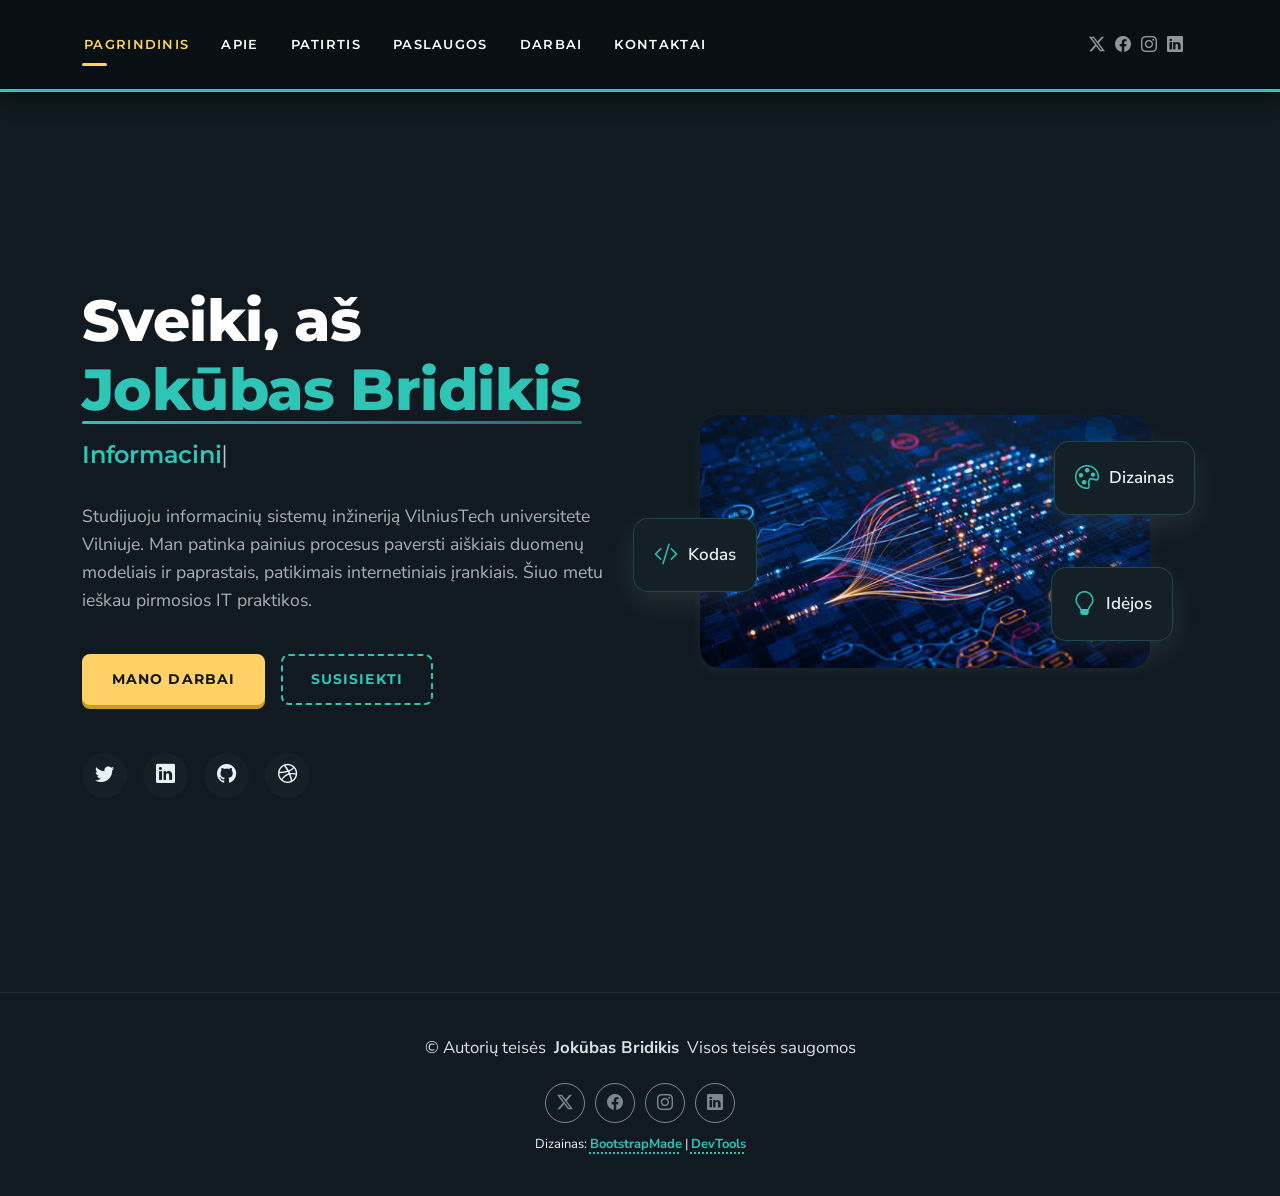
<file: index.html>
<!DOCTYPE html>
<html lang="lt">

<head>
  <meta charset="utf-8">
  <meta content="width=device-width, initial-scale=1.0" name="viewport">
  <title>Mano CV</title>
  <meta name="author" content="Jokūbas Bridikis">
  <meta name="description" content="Jokūbas Bridikis CV puslapis">
  <meta name="keywords" content="">

  <!-- Favicons -->
  <link href="assets/img/favicon.png" rel="icon">
  <link href="assets/img/apple-touch-icon.png" rel="apple-touch-icon">

  <!-- Fonts -->
  <link href="https://fonts.googleapis.com" rel="preconnect">
  <link href="https://fonts.gstatic.com" rel="preconnect" crossorigin>
  <link href="https://fonts.googleapis.com/css2?family=Roboto:ital,wght@0,100;0,300;0,400;0,500;0,700;0,900;1,100;1,300;1,400;1,500;1,700;1,900&family=Poppins:ital,wght@0,100;0,200;0,300;0,400;0,500;0,600;0,700;0,800;0,900;1,100;1,200;1,300;1,400;1,500;1,600;1,700;1,800;1,900&family=Raleway:ital,wght@0,100;0,200;0,300;0,400;0,500;0,600;0,700;0,800;0,900;1,100;1,200;1,300;1,400;1,500;1,600;1,700;1,800;1,900&display=swap" rel="stylesheet">

  <!-- Vendor CSS Files -->
  <link href="assets/vendor/bootstrap/css/bootstrap.min.css" rel="stylesheet">
  <link href="assets/vendor/bootstrap-icons/bootstrap-icons.css" rel="stylesheet">
  <link href="assets/vendor/aos/aos.css" rel="stylesheet">
  <link href="assets/vendor/swiper/swiper-bundle.min.css" rel="stylesheet">
  <link href="assets/vendor/glightbox/css/glightbox.min.css" rel="stylesheet">

  <!-- Main CSS File -->
  <link href="assets/css/main.css" rel="stylesheet">

  <!-- Custom CSS File -->
  <link href="assets/css/custom.css" rel="stylesheet">

  <!-- =======================================================
  * Template Name: FolioOne
  * Template URL: https://bootstrapmade.com/folioone-bootstrap-portfolio-website-template/
  * Updated: Aug 23 2025 with Bootstrap v5.3.7
  * Author: BootstrapMade.com
  * License: https://bootstrapmade.com/license/
  ======================================================== -->
</head>

<body class="index-page">

  <header id="header" class="header d-flex align-items-center light-background sticky-top">
    <div class="container position-relative d-flex align-items-center justify-content-between">

      <!-- <a href="index.html" class="logo d-flex align-items-center me-auto me-xl-0">
      <img src="assets/img/logo.webp" alt="">
      <h1 class="sitename">FolioOne</h1> 
    </a> -->

      <nav id="navmenu" class="navmenu">
        <ul>
          <li><a href="index.html" class="active">Pagrindinis</a></li>
          <li><a href="about.html">Apie</a></li>
          <li><a href="resume.html">Patirtis</a></li>
          <li><a href="services.html">Paslaugos</a></li>
          <li><a href="portfolio.html">Darbai</a></li>
          <li><a href="contact.html">Kontaktai</a></li>
        </ul>
        <i class="mobile-nav-toggle d-xl-none bi bi-list"></i>
      </nav>

      <div class="header-social-links">
        <a href="#" class="twitter"><i class="bi bi-twitter-x"></i></a>
        <a href="#" class="facebook"><i class="bi bi-facebook"></i></a>
        <a href="#" class="instagram"><i class="bi bi-instagram"></i></a>
        <a href="#" class="linkedin"><i class="bi bi-linkedin"></i></a>
      </div>

    </div>
  </header>

  <main class="main">

    <!-- Hero Section -->
    <section id="hero" class="hero section">

      <div class="container" data-aos="fade-up" data-aos-delay="100">

        <div class="row gy-4 align-items-center">
          <div class="col-lg-6 order-2 order-lg-1">
            <div class="hero-content">
              <h1 data-aos="fade-up" data-aos-delay="200">Sveiki, aš <span class="highlight">Jokūbas Bridikis</span></h1>
              <h2 data-aos="fade-up" data-aos-delay="300"> <span class="typed" data-typed-items="Informacinių sistemų inžinerijos studentas"></span></h2>
              <p data-aos="fade-up" data-aos-delay="400">Studijuoju informacinių sistemų inžineriją VilniusTech universitete Vilniuje. Man patinka painius procesus paversti aiškiais duomenų modeliais ir paprastais, patikimais internetiniais įrankiais. Šiuo metu ieškau pirmosios IT praktikos.</p>
              <div class="hero-actions" data-aos="fade-up" data-aos-delay="500">
                <a href="portfolio.html" class="btn btn-primary">Mano darbai</a>
                <a href="contact.html" class="btn btn-outline">Susisiekti</a>
              </div>
              <div class="social-links" data-aos="fade-up" data-aos-delay="600">
                <a href="#"><i class="bi bi-twitter"></i></a>
                <a href="#"><i class="bi bi-linkedin"></i></a>
                <a href="#"><i class="bi bi-github"></i></a>
                <a href="#"><i class="bi bi-dribbble"></i></a>
              </div>
            </div>
          </div>
          <div class="col-lg-6 order-1 order-lg-2">
            <div class="hero-image" data-aos="zoom-in" data-aos-delay="300">
              <div class="image-wrapper">
                <img src="assets/img/profile/images.jpg" alt="Duomenų srautų ir analitikos iliustracija" width="597" height="335" class="img-fluid">
                <div class="floating-elements">
                  <div class="floating-card design" data-aos="fade-left" data-aos-delay="700">
                    <i class="bi bi-palette"></i>
                    <span>Dizainas</span>
                  </div>
                  <div class="floating-card code" data-aos="fade-right" data-aos-delay="800">
                    <i class="bi bi-code-slash"></i>
                    <span>Kodas</span>
                  </div>
                  <div class="floating-card creativity" data-aos="fade-up" data-aos-delay="900">
                    <i class="bi bi-lightbulb"></i>
                    <span>Idėjos</span>
                  </div>
                </div>
              </div>
            </div>
          </div>
        </div>

      </div>

    </section><!-- /Hero Section -->

  </main>

  <footer id="footer" class="footer">

    <div class="container">
      <div class="copyright text-center ">
        <p>© <span>Autorių teisės</span> <strong class="px-1 sitename">Jokūbas Bridikis</strong> <span>Visos teisės saugomos<br></span></p>
      </div>
      <div class="social-links d-flex justify-content-center">
        <a href=""><i class="bi bi-twitter-x"></i></a>
        <a href=""><i class="bi bi-facebook"></i></a>
        <a href=""><i class="bi bi-instagram"></i></a>
        <a href=""><i class="bi bi-linkedin"></i></a>
      </div>
      <div class="credits">
        <!-- All the links in the footer should remain intact. -->
        <!-- You can delete the links only if you've purchased the pro version. -->
        <!-- Licensing information: https://bootstrapmade.com/license/ -->
        <!-- Purchase the pro version with working PHP/AJAX contact form: [buy-url] -->
        Dizainas: <a href="https://bootstrapmade.com/">BootstrapMade</a> | <a href="https://bootstrapmade.com/tools/">DevTools</a>
      </div>
    </div>

  </footer>

  <!-- Scroll Top -->
  <a href="#" id="scroll-top" class="scroll-top d-flex align-items-center justify-content-center"><i class="bi bi-arrow-up-short"></i></a>

  <!-- Preloader -->
  <div id="preloader"></div>

  <!-- Vendor JS Files -->
  <script src="assets/vendor/bootstrap/js/bootstrap.bundle.min.js"></script>
  <script src="assets/vendor/php-email-form/validate.js"></script>
  <script src="assets/vendor/aos/aos.js"></script>
  <script src="assets/vendor/typed.js/typed.umd.js"></script>
  <script src="assets/vendor/waypoints/noframework.waypoints.js"></script>
  <script src="assets/vendor/purecounter/purecounter_vanilla.js"></script>
  <script src="assets/vendor/swiper/swiper-bundle.min.js"></script>
  <script src="assets/vendor/imagesloaded/imagesloaded.pkgd.min.js"></script>
  <script src="assets/vendor/isotope-layout/isotope.pkgd.min.js"></script>
  <script src="assets/vendor/glightbox/js/glightbox.min.js"></script>

  <!-- Main JS File -->
  <script src="assets/js/main.js"></script>

</body>

</html>
</file>
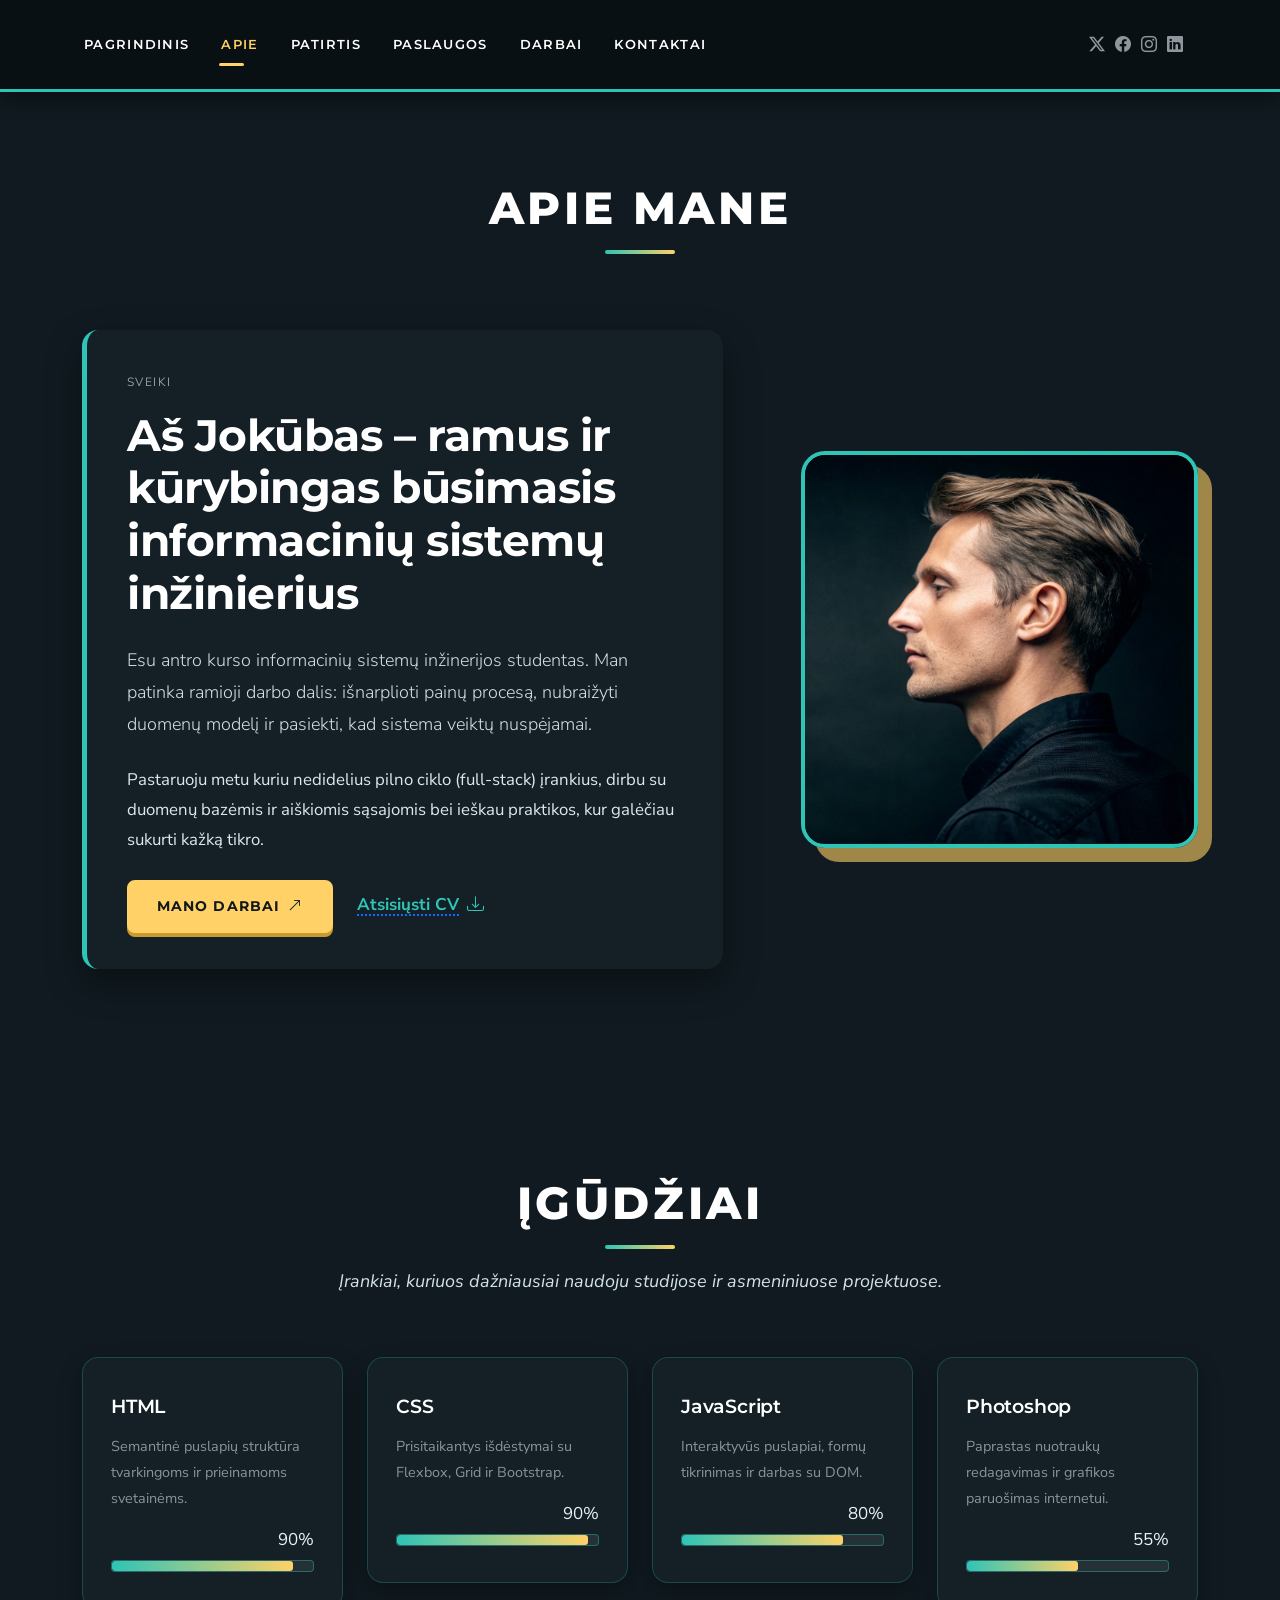
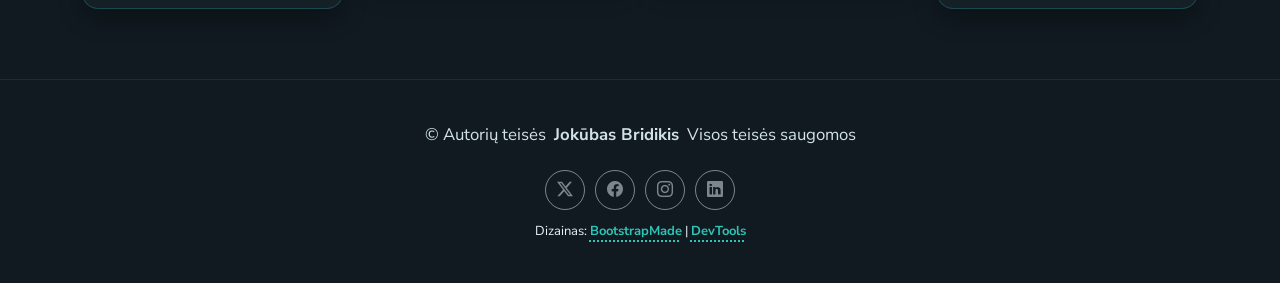
<file: about.html>
<!DOCTYPE html>
<html lang="lt">

<head>
  <meta charset="utf-8">
  <meta content="width=device-width, initial-scale=1.0" name="viewport">
  <title>Apie - Jokūbas Bridikis</title>
  <meta name="description" content="">
  <meta name="keywords" content="">

  <!-- Favicons -->
  <link href="assets/img/favicon.png" rel="icon">
  <link href="assets/img/apple-touch-icon.png" rel="apple-touch-icon">

  <!-- Fonts -->
  <link href="https://fonts.googleapis.com" rel="preconnect">
  <link href="https://fonts.gstatic.com" rel="preconnect" crossorigin>
  <link href="https://fonts.googleapis.com/css2?family=Roboto:ital,wght@0,100;0,300;0,400;0,500;0,700;0,900;1,100;1,300;1,400;1,500;1,700;1,900&family=Poppins:ital,wght@0,100;0,200;0,300;0,400;0,500;0,600;0,700;0,800;0,900;1,100;1,200;1,300;1,400;1,500;1,600;1,700;1,800;1,900&family=Raleway:ital,wght@0,100;0,200;0,300;0,400;0,500;0,600;0,700;0,800;0,900;1,100;1,200;1,300;1,400;1,500;1,600;1,700;1,800;1,900&display=swap" rel="stylesheet">

  <!-- Vendor CSS Files -->
  <link href="assets/vendor/bootstrap/css/bootstrap.min.css" rel="stylesheet">
  <link href="assets/vendor/bootstrap-icons/bootstrap-icons.css" rel="stylesheet">
  <link href="assets/vendor/aos/aos.css" rel="stylesheet">
  <link href="assets/vendor/swiper/swiper-bundle.min.css" rel="stylesheet">
  <link href="assets/vendor/glightbox/css/glightbox.min.css" rel="stylesheet">

  <!-- Main CSS File -->
  <link href="assets/css/main.css" rel="stylesheet">

  <!-- Custom CSS File -->
  <link href="assets/css/custom.css" rel="stylesheet">

  <!-- =======================================================
  * Template Name: FolioOne
  * Template URL: https://bootstrapmade.com/folioone-bootstrap-portfolio-website-template/
  * Updated: Aug 23 2025 with Bootstrap v5.3.7
  * Author: BootstrapMade.com
  * License: https://bootstrapmade.com/license/
  ======================================================== -->
</head>

<body class="about-page">

  <header id="header" class="header d-flex align-items-center light-background sticky-top">
    <div class="container position-relative d-flex align-items-center justify-content-between">

      <!-- <a href="index.html" class="logo d-flex align-items-center me-auto me-xl-0">
      <img src="assets/img/logo.webp" alt="">
      <h1 class="sitename">FolioOne</h1> 
    </a> -->

      <nav id="navmenu" class="navmenu">
        <ul>
          <li><a href="index.html">Pagrindinis</a></li>
          <li><a href="about.html" class="active">Apie</a></li>
          <li><a href="resume.html">Patirtis</a></li>
          <li><a href="services.html">Paslaugos</a></li>
          <li><a href="portfolio.html">Darbai</a></li>
          <li><a href="contact.html">Kontaktai</a></li>
        </ul>
        <i class="mobile-nav-toggle d-xl-none bi bi-list"></i>
      </nav>

      <div class="header-social-links">
        <a href="#" class="twitter"><i class="bi bi-twitter-x"></i></a>
        <a href="#" class="facebook"><i class="bi bi-facebook"></i></a>
        <a href="#" class="instagram"><i class="bi bi-instagram"></i></a>
        <a href="#" class="linkedin"><i class="bi bi-linkedin"></i></a>
      </div>

    </div>
  </header>

  <main class="main">

    <!-- About Section -->
    <section id="about" class="about section">

      <!-- Section Title -->
      <div class="container section-title" data-aos="fade-up">
        <h2>Apie mane</h2>
      </div><!-- End Section Title -->

      <div class="container" data-aos="fade-up" data-aos-delay="100">

        <!-- Intro + Photo -->
        <div class="row align-items-center justify-content-between gy-5 mb-5">
          <div class="col-lg-7" data-aos="fade-right" data-aos-delay="150">
            <div class="intro-content">
              <span class="eyebrow">Sveiki</span>
              <h2 class="headline">Aš Jokūbas – ramus ir kūrybingas būsimasis informacinių sistemų inžinierius</h2>
              <p class="lead">
               Esu antro kurso informacinių sistemų inžinerijos studentas. Man patinka ramioji darbo dalis: išnarplioti painų procesą, nubraižyti duomenų modelį ir pasiekti, kad sistema veiktų nuspėjamai.
              </p>
              <p>
                Pastaruoju metu kuriu nedidelius pilno ciklo (full-stack) įrankius, dirbu su duomenų bazėmis ir aiškiomis sąsajomis bei ieškau praktikos, kur galėčiau sukurti kažką tikro.
              </p>

              <div class="cta-group">
                <a href="#portfolio" class="btn-ghost">
                  Mano darbai <i class="bi bi-arrow-up-right"></i>
                </a>
                <a href="#" class="link-underline">
                  Atsisiųsti CV <i class="bi bi-download"></i>
                </a>
              </div>
            </div>
          </div>

          <div class="col-lg-5" data-aos="zoom-in" data-aos-delay="250">
            <figure class="profile-figure text-center text-lg-end">
              <img src="assets/img/profile/profile-square-11.webp" alt="Jokūbo Bridikio portretas" width="1024" height="1024" class="img-fluid profile-photo">
            </figure>
          </div>
        </div>
        <!-- End Intro + Photo -->
      </div>
    </section><!-- /About Section -->

    <!-- Skills Section -->
    <section id="skills" class="skills section">

      <!-- Section Title -->
      <div class="container section-title" data-aos="fade-up">
        <h2>Įgūdžiai</h2>
        <p>Įrankiai, kuriuos dažniausiai naudoju studijose ir asmeniniuose projektuose.</p>
      </div><!-- End Section Title -->

      <div class="container" data-aos="fade-up" data-aos-delay="100">

        <div class="row g-4 skills-animation">

          <div class="col-md-6 col-lg-3" data-aos="fade-up" data-aos-delay="100">
            <div class="skill-box">
              <h3>HTML</h3>
              <p>Semantinė puslapių struktūra tvarkingoms ir prieinamoms svetainėms.</p>
              <span class="text-end d-block">90%</span>
              <div class="progress">
                <div class="progress-bar" role="progressbar" aria-valuenow="90" aria-valuemin="0" aria-valuemax="100"></div>
              </div>
            </div>
          </div>

          <div class="col-md-6 col-lg-3" data-aos="fade-up" data-aos-delay="200">
            <div class="skill-box">
              <h3>CSS</h3>
              <p>Prisitaikantys išdėstymai su Flexbox, Grid ir Bootstrap.</p>
              <span class="text-end d-block">90%</span>
              <div class="progress">
                <div class="progress-bar" role="progressbar" aria-valuenow="95" aria-valuemin="0" aria-valuemax="100"></div>
              </div>
            </div>
          </div>

          <div class="col-md-6 col-lg-3" data-aos="fade-up" data-aos-delay="300">
            <div class="skill-box">
              <h3>JavaScript</h3>
              <p>Interaktyvūs puslapiai, formų tikrinimas ir darbas su DOM.</p>
              <span class="text-end d-block">80%</span>
              <div class="progress">
                <div class="progress-bar" role="progressbar" aria-valuenow="80" aria-valuemin="0" aria-valuemax="100"></div>
              </div>
            </div>
          </div>

          <div class="col-md-6 col-lg-3" data-aos="fade-up" data-aos-delay="400">
            <div class="skill-box">
              <h3>Photoshop</h3>
              <p>Paprastas nuotraukų redagavimas ir grafikos paruošimas internetui.</p>
              <span class="text-end d-block">55%</span>
              <div class="progress">
                <div class="progress-bar" role="progressbar" aria-valuenow="55" aria-valuemin="0" aria-valuemax="100">
                </div>
              </div>
            </div>
          </div>

        </div>

      </div>

    </section><!-- /Skills Section -->
  </main>

  <footer id="footer" class="footer">

    <div class="container">
      <div class="copyright text-center ">
        <p>© <span>Autorių teisės</span> <strong class="px-1 sitename">Jokūbas Bridikis</strong> <span>Visos teisės saugomos<br></span></p>
      </div>
      <div class="social-links d-flex justify-content-center">
        <a href=""><i class="bi bi-twitter-x"></i></a>
        <a href=""><i class="bi bi-facebook"></i></a>
        <a href=""><i class="bi bi-instagram"></i></a>
        <a href=""><i class="bi bi-linkedin"></i></a>
      </div>
      <div class="credits">
        <!-- All the links in the footer should remain intact. -->
        <!-- You can delete the links only if you've purchased the pro version. -->
        <!-- Licensing information: https://bootstrapmade.com/license/ -->
        <!-- Purchase the pro version with working PHP/AJAX contact form: [buy-url] -->
        Dizainas: <a href="https://bootstrapmade.com/">BootstrapMade</a> | <a href="https://bootstrapmade.com/tools/">DevTools</a>
      </div>
    </div>

  </footer>

  <!-- Scroll Top -->
  <a href="#" id="scroll-top" class="scroll-top d-flex align-items-center justify-content-center"><i class="bi bi-arrow-up-short"></i></a>

  <!-- Preloader -->
  <div id="preloader"></div>

  <!-- Vendor JS Files -->
  <script src="assets/vendor/bootstrap/js/bootstrap.bundle.min.js"></script>
  <script src="assets/vendor/php-email-form/validate.js"></script>
  <script src="assets/vendor/aos/aos.js"></script>
  <script src="assets/vendor/typed.js/typed.umd.js"></script>
  <script src="assets/vendor/waypoints/noframework.waypoints.js"></script>
  <script src="assets/vendor/purecounter/purecounter_vanilla.js"></script>
  <script src="assets/vendor/swiper/swiper-bundle.min.js"></script>
  <script src="assets/vendor/imagesloaded/imagesloaded.pkgd.min.js"></script>
  <script src="assets/vendor/isotope-layout/isotope.pkgd.min.js"></script>
  <script src="assets/vendor/glightbox/js/glightbox.min.js"></script>

  <!-- Main JS File -->
  <script src="assets/js/main.js"></script>

</body>

</html>
</file>
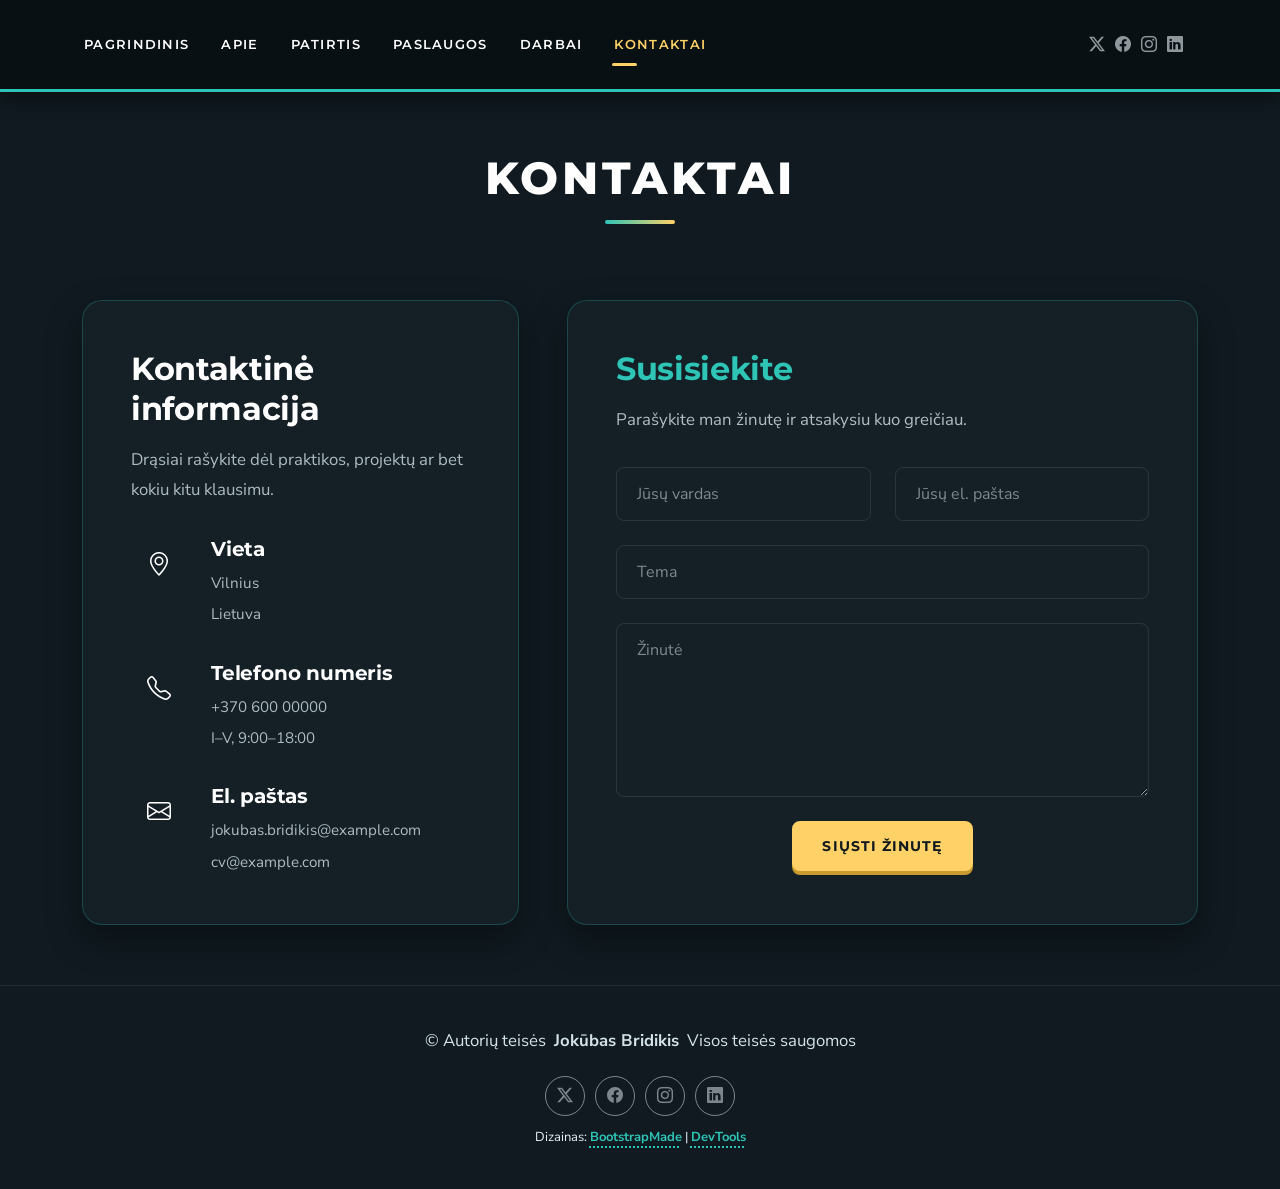
<file: contact.html>
<!DOCTYPE html>
<html lang="lt">

<head>
  <meta charset="utf-8">
  <meta content="width=device-width, initial-scale=1.0" name="viewport">
  <title>Kontaktai - Jokūbas Bridikis</title>
  <meta name="description" content="">
  <meta name="keywords" content="">

  <!-- Favicons -->
  <link href="assets/img/favicon.png" rel="icon">
  <link href="assets/img/apple-touch-icon.png" rel="apple-touch-icon">

  <!-- Fonts -->
  <link href="https://fonts.googleapis.com" rel="preconnect">
  <link href="https://fonts.gstatic.com" rel="preconnect" crossorigin>
  <link href="https://fonts.googleapis.com/css2?family=Roboto:ital,wght@0,100;0,300;0,400;0,500;0,700;0,900;1,100;1,300;1,400;1,500;1,700;1,900&family=Poppins:ital,wght@0,100;0,200;0,300;0,400;0,500;0,600;0,700;0,800;0,900;1,100;1,200;1,300;1,400;1,500;1,600;1,700;1,800;1,900&family=Raleway:ital,wght@0,100;0,200;0,300;0,400;0,500;0,600;0,700;0,800;0,900;1,100;1,200;1,300;1,400;1,500;1,600;1,700;1,800;1,900&display=swap" rel="stylesheet">

  <!-- Vendor CSS Files -->
  <link href="assets/vendor/bootstrap/css/bootstrap.min.css" rel="stylesheet">
  <link href="assets/vendor/bootstrap-icons/bootstrap-icons.css" rel="stylesheet">
  <link href="assets/vendor/aos/aos.css" rel="stylesheet">
  <link href="assets/vendor/swiper/swiper-bundle.min.css" rel="stylesheet">
  <link href="assets/vendor/glightbox/css/glightbox.min.css" rel="stylesheet">

  <!-- Main CSS File -->
  <link href="assets/css/main.css" rel="stylesheet">

  <!-- Custom CSS File -->
  <link href="assets/css/custom.css" rel="stylesheet">

  <!-- =======================================================
  * Template Name: FolioOne
  * Template URL: https://bootstrapmade.com/folioone-bootstrap-portfolio-website-template/
  * Updated: Aug 23 2025 with Bootstrap v5.3.7
  * Author: BootstrapMade.com
  * License: https://bootstrapmade.com/license/
  ======================================================== -->
</head>

<body class="contact-page">

  <header id="header" class="header d-flex align-items-center light-background sticky-top">
    <div class="container position-relative d-flex align-items-center justify-content-between">

      <!-- <a href="index.html" class="logo d-flex align-items-center me-auto me-xl-0">
      <img src="assets/img/logo.webp" alt="">
      <h1 class="sitename">FolioOne</h1> 
    </a> -->

      <nav id="navmenu" class="navmenu">
        <ul>
          <li><a href="index.html">Pagrindinis</a></li>
          <li><a href="about.html">Apie</a></li>
          <li><a href="resume.html">Patirtis</a></li>
          <li><a href="services.html">Paslaugos</a></li>
          <li><a href="portfolio.html">Darbai</a></li>
          <li><a href="contact.html" class="active">Kontaktai</a></li>
        </ul>
        <i class="mobile-nav-toggle d-xl-none bi bi-list"></i>
      </nav>

      <div class="header-social-links">
        <a href="#" class="twitter"><i class="bi bi-twitter-x"></i></a>
        <a href="#" class="facebook"><i class="bi bi-facebook"></i></a>
        <a href="#" class="instagram"><i class="bi bi-instagram"></i></a>
        <a href="#" class="linkedin"><i class="bi bi-linkedin"></i></a>
      </div>

    </div>
  </header>

  <main class="main">

    <!-- Contact Section -->
    <section id="contact" class="contact section">

      <!-- Section Title -->
      <div class="container section-title" data-aos="fade-up">
        <h2>Kontaktai</h2>
      </div><!-- End Section Title -->

      <div class="container" data-aos="fade-up" data-aos-delay="100">

        <div class="row g-4 g-lg-5">
          <div class="col-lg-5">
            <div class="info-box" data-aos="fade-up" data-aos-delay="200">
              <h3>Kontaktinė informacija</h3>
              <p>Drąsiai rašykite dėl praktikos, projektų ar bet kokiu kitu klausimu.</p>

              <div class="info-item" data-aos="fade-up" data-aos-delay="300">
                <div class="icon-box">
                  <i class="bi bi-geo-alt"></i>
                </div>
                <div class="content">
                  <h4>Vieta</h4>
                  <p>Vilnius</p>
                  <p>Lietuva</p>
                </div>
              </div>

              <div class="info-item" data-aos="fade-up" data-aos-delay="400">
                <div class="icon-box">
                  <i class="bi bi-telephone"></i>
                </div>
                <div class="content">
                  <h4>Telefono numeris</h4>
                  <p>+370 600 00000</p>
                  <p>I–V, 9:00–18:00</p>
                </div>
              </div>

              <div class="info-item" data-aos="fade-up" data-aos-delay="500">
                <div class="icon-box">
                  <i class="bi bi-envelope"></i>
                </div>
                <div class="content">
                  <h4>El. paštas</h4>
                  <p>jokubas.bridikis@example.com</p>
                  <p>cv@example.com</p>
                </div>
              </div>
            </div>
          </div>

          <div class="col-lg-7">
            <div class="contact-form" data-aos="fade-up" data-aos-delay="300">
              <h3>Susisiekite</h3>
              <p>Parašykite man žinutę ir atsakysiu kuo greičiau.</p>

              <form action="forms/contact.php" method="post" class="php-email-form" data-aos="fade-up" data-aos-delay="200">
                <div class="row gy-4">

                  <div class="col-md-6">
                    <input type="text" name="name" class="form-control" placeholder="Jūsų vardas" required="">
                  </div>

                  <div class="col-md-6 ">
                    <input type="email" class="form-control" name="email" placeholder="Jūsų el. paštas" required="">
                  </div>

                  <div class="col-12">
                    <input type="text" class="form-control" name="subject" placeholder="Tema" required="">
                  </div>

                  <div class="col-12">
                    <textarea class="form-control" name="message" rows="6" placeholder="Žinutė" required=""></textarea>
                  </div>

                  <div class="col-12 text-center">
                    <div class="loading">Siunčiama</div>
                    <div class="error-message"></div>
                    <div class="sent-message">Jūsų žinutė išsiųsta. Ačiū!</div>

                    <button type="submit" class="btn">Siųsti žinutę</button>
                  </div>

                </div>
              </form>

            </div>
          </div>

        </div>

      </div>

    </section><!-- /Contact Section -->

  </main>

  <footer id="footer" class="footer">

    <div class="container">
      <div class="copyright text-center ">
        <p>© <span>Autorių teisės</span> <strong class="px-1 sitename">Jokūbas Bridikis</strong> <span>Visos teisės saugomos<br></span></p>
      </div>
      <div class="social-links d-flex justify-content-center">
        <a href=""><i class="bi bi-twitter-x"></i></a>
        <a href=""><i class="bi bi-facebook"></i></a>
        <a href=""><i class="bi bi-instagram"></i></a>
        <a href=""><i class="bi bi-linkedin"></i></a>
      </div>
      <div class="credits">
        <!-- All the links in the footer should remain intact. -->
        <!-- You can delete the links only if you've purchased the pro version. -->
        <!-- Licensing information: https://bootstrapmade.com/license/ -->
        <!-- Purchase the pro version with working PHP/AJAX contact form: [buy-url] -->
        Dizainas: <a href="https://bootstrapmade.com/">BootstrapMade</a> | <a href="https://bootstrapmade.com/tools/">DevTools</a>
      </div>
    </div>

  </footer>

  <!-- Scroll Top -->
  <a href="#" id="scroll-top" class="scroll-top d-flex align-items-center justify-content-center"><i class="bi bi-arrow-up-short"></i></a>

  <!-- Preloader -->
  <div id="preloader"></div>

  <!-- Vendor JS Files -->
  <script src="assets/vendor/bootstrap/js/bootstrap.bundle.min.js"></script>
  <script src="assets/vendor/php-email-form/validate.js"></script>
  <script src="assets/vendor/aos/aos.js"></script>
  <script src="assets/vendor/typed.js/typed.umd.js"></script>
  <script src="assets/vendor/waypoints/noframework.waypoints.js"></script>
  <script src="assets/vendor/purecounter/purecounter_vanilla.js"></script>
  <script src="assets/vendor/swiper/swiper-bundle.min.js"></script>
  <script src="assets/vendor/imagesloaded/imagesloaded.pkgd.min.js"></script>
  <script src="assets/vendor/isotope-layout/isotope.pkgd.min.js"></script>
  <script src="assets/vendor/glightbox/js/glightbox.min.js"></script>

  <!-- Main JS File -->
  <script src="assets/js/main.js"></script>

</body>

</html>
</file>
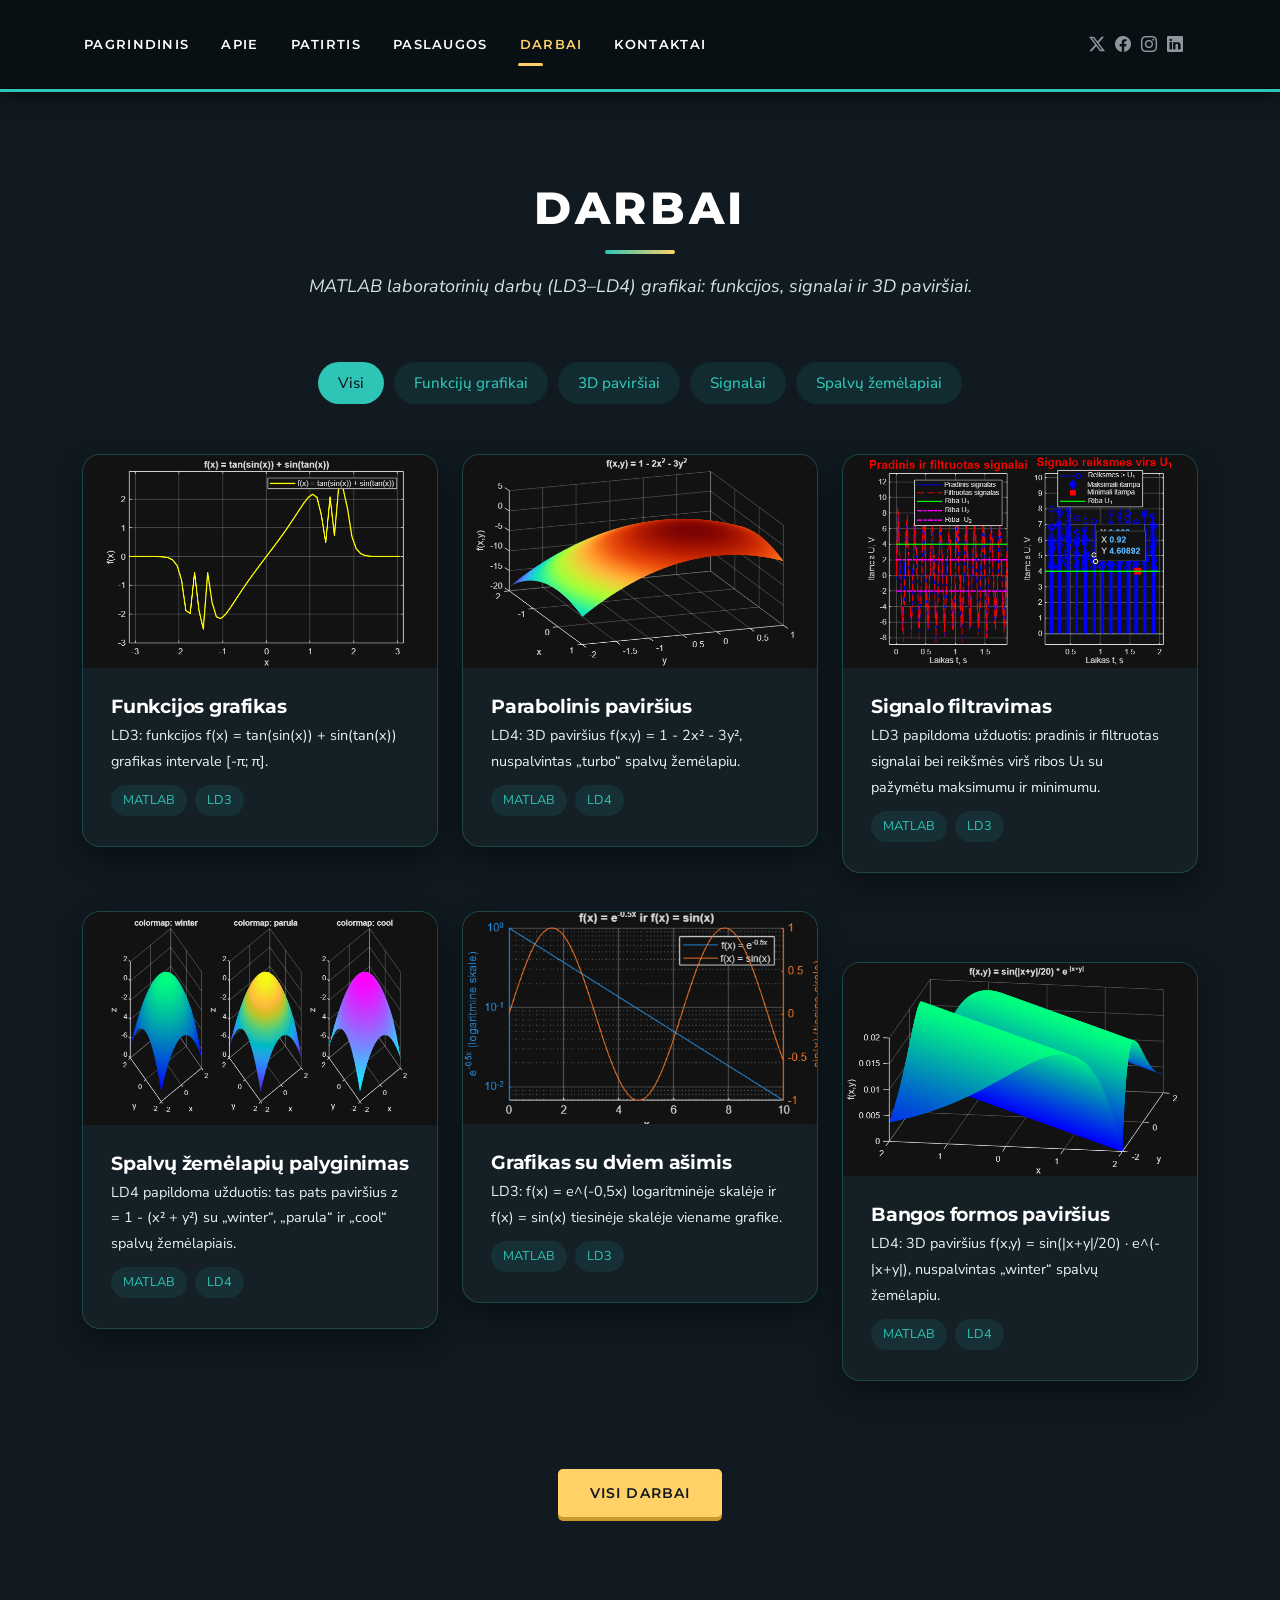
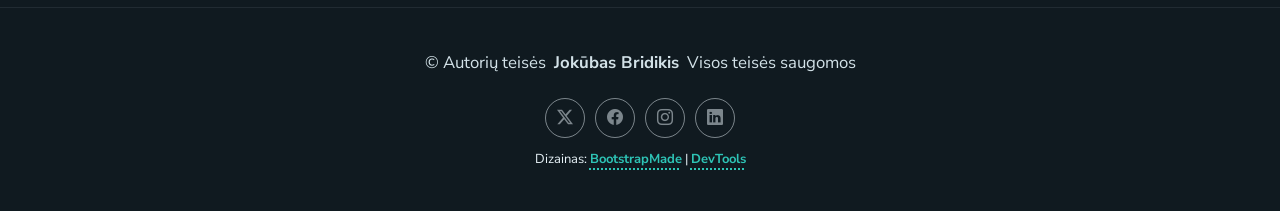
<file: portfolio.html>
<!DOCTYPE html>
<html lang="lt">

<head>
  <meta charset="utf-8">
  <meta content="width=device-width, initial-scale=1.0" name="viewport">
  <title>Darbai - Jokūbas Bridikis</title>
  <meta name="description" content="">
  <meta name="keywords" content="">

  <!-- Favicons -->
  <link href="assets/img/favicon.png" rel="icon">
  <link href="assets/img/apple-touch-icon.png" rel="apple-touch-icon">

  <!-- Fonts -->
  <link href="https://fonts.googleapis.com" rel="preconnect">
  <link href="https://fonts.gstatic.com" rel="preconnect" crossorigin>
  <link href="https://fonts.googleapis.com/css2?family=Roboto:ital,wght@0,100;0,300;0,400;0,500;0,700;0,900;1,100;1,300;1,400;1,500;1,700;1,900&family=Poppins:ital,wght@0,100;0,200;0,300;0,400;0,500;0,600;0,700;0,800;0,900;1,100;1,200;1,300;1,400;1,500;1,600;1,700;1,800;1,900&family=Raleway:ital,wght@0,100;0,200;0,300;0,400;0,500;0,600;0,700;0,800;0,900;1,100;1,200;1,300;1,400;1,500;1,600;1,700;1,800;1,900&display=swap" rel="stylesheet">

  <!-- Vendor CSS Files -->
  <link href="assets/vendor/bootstrap/css/bootstrap.min.css" rel="stylesheet">
  <link href="assets/vendor/bootstrap-icons/bootstrap-icons.css" rel="stylesheet">
  <link href="assets/vendor/aos/aos.css" rel="stylesheet">
  <link href="assets/vendor/swiper/swiper-bundle.min.css" rel="stylesheet">
  <link href="assets/vendor/glightbox/css/glightbox.min.css" rel="stylesheet">

  <!-- Main CSS File -->
  <link href="assets/css/main.css" rel="stylesheet">

  <!-- Custom CSS File -->
  <link href="assets/css/custom.css" rel="stylesheet">

  <!-- =======================================================
  * Template Name: FolioOne
  * Template URL: https://bootstrapmade.com/folioone-bootstrap-portfolio-website-template/
  * Updated: Aug 23 2025 with Bootstrap v5.3.7
  * Author: BootstrapMade.com
  * License: https://bootstrapmade.com/license/
  ======================================================== -->
</head>

<body class="portfolio-page">

  <header id="header" class="header d-flex align-items-center light-background sticky-top">
    <div class="container position-relative d-flex align-items-center justify-content-between">

      <!-- <a href="index.html" class="logo d-flex align-items-center me-auto me-xl-0">
      <img src="assets/img/logo.webp" alt="">
      <h1 class="sitename">FolioOne</h1> 
    </a> -->

      <nav id="navmenu" class="navmenu">
        <ul>
          <li><a href="index.html">Pagrindinis</a></li>
          <li><a href="about.html">Apie</a></li>
          <li><a href="resume.html">Patirtis</a></li>
          <li><a href="services.html">Paslaugos</a></li>
          <li><a href="portfolio.html" class="active">Darbai</a></li>
          <li><a href="contact.html">Kontaktai</a></li>
        </ul>
        <i class="mobile-nav-toggle d-xl-none bi bi-list"></i>
      </nav>

      <div class="header-social-links">
        <a href="#" class="twitter"><i class="bi bi-twitter-x"></i></a>
        <a href="#" class="facebook"><i class="bi bi-facebook"></i></a>
        <a href="#" class="instagram"><i class="bi bi-instagram"></i></a>
        <a href="#" class="linkedin"><i class="bi bi-linkedin"></i></a>
      </div>

    </div>
  </header>

  <main class="main">

    <!-- Portfolio Section -->
    <section id="portfolio" class="portfolio section">

      <!-- Section Title -->
      <div class="container section-title" data-aos="fade-up">
        <h2>Darbai</h2>
        <p>MATLAB laboratorinių darbų (LD3–LD4) grafikai: funkcijos, signalai ir 3D paviršiai.</p>
      </div><!-- End Section Title -->

      <div class="container" data-aos="fade-up" data-aos-delay="100">

        <div class="isotope-layout" data-default-filter="*" data-layout="masonry" data-sort="original-order">
          <ul class="portfolio-filters isotope-filters" data-aos="fade-up" data-aos-delay="200">
            <li data-filter="*" class="filter-active">Visi</li>
            <li data-filter=".filter-strategy">Funkcijų grafikai</li>
            <li data-filter=".filter-finance">3D paviršiai</li>
            <li data-filter=".filter-operations">Signalai</li>
            <li data-filter=".filter-technology">Spalvų žemėlapiai</li>
          </ul><!-- End Portfolio Filters -->

          <div class="row gy-4 isotope-container" data-aos="fade-up" data-aos-delay="300">
            <div class="col-lg-4 col-md-6 portfolio-item isotope-item filter-strategy">
              <div class="portfolio-card">
                <div class="portfolio-img">
                  <img src="assets/img/portfolio/ld3-funkcijos-grafikas.png" alt="MATLAB grafikas: funkcija f(x) = tan(sin(x)) + sin(tan(x))" width="700" height="421" class="img-fluid">
                  <div class="portfolio-overlay">
                    <a href="assets/img/portfolio/ld3-funkcijos-grafikas.png" class="glightbox portfolio-lightbox"><i class="bi bi-plus"></i></a>
                    <a href="#" class="portfolio-details-link"><i class="bi bi-link"></i></a>
                  </div>
                </div>
                <div class="portfolio-info">
                  <h4>Funkcijos grafikas</h4>
                  <p>LD3: funkcijos f(x) = tan(sin(x)) + sin(tan(x)) grafikas intervale [-π; π].</p>
                  <div class="portfolio-tags">
                    <span>MATLAB</span>
                    <span>LD3</span>
                  </div>
                </div>
              </div>
            </div>

            <div class="col-lg-4 col-md-6 portfolio-item isotope-item filter-finance">
              <div class="portfolio-card">
                <div class="portfolio-img">
                  <img src="assets/img/portfolio/ld4-pavirsius-parabolinis.png" alt="MATLAB 3D paviršius: f(x,y) = 1 - 2x² - 3y²" width="700" height="421" class="img-fluid">
                  <div class="portfolio-overlay">
                    <a href="assets/img/portfolio/ld4-pavirsius-parabolinis.png" class="glightbox portfolio-lightbox"><i class="bi bi-plus"></i></a>
                    <a href="#" class="portfolio-details-link"><i class="bi bi-link"></i></a>
                  </div>
                </div>
                <div class="portfolio-info">
                  <h4>Parabolinis paviršius</h4>
                  <p>LD4: 3D paviršius f(x,y) = 1 - 2x² - 3y², nuspalvintas „turbo“ spalvų žemėlapiu.</p>
                  <div class="portfolio-tags">
                    <span>MATLAB</span>
                    <span>LD4</span>
                  </div>
                </div>
              </div>
            </div>

            <div class="col-lg-4 col-md-6 portfolio-item isotope-item filter-operations">
              <div class="portfolio-card">
                <div class="portfolio-img">
                  <img src="assets/img/portfolio/ld3-signalo-filtravimas.png" alt="MATLAB grafikai: pradinis ir filtruotas signalai, signalo reikšmės virš ribos U1" width="700" height="421" class="img-fluid">
                  <div class="portfolio-overlay">
                    <a href="assets/img/portfolio/ld3-signalo-filtravimas.png" class="glightbox portfolio-lightbox"><i class="bi bi-plus"></i></a>
                    <a href="#" class="portfolio-details-link"><i class="bi bi-link"></i></a>
                  </div>
                </div>
                <div class="portfolio-info">
                  <h4>Signalo filtravimas</h4>
                  <p>LD3 papildoma užduotis: pradinis ir filtruotas signalai bei reikšmės virš ribos U₁ su pažymėtu maksimumu ir minimumu.</p>
                  <div class="portfolio-tags">
                    <span>MATLAB</span>
                    <span>LD3</span>
                  </div>
                </div>
              </div>
            </div>

            <div class="col-lg-4 col-md-6 portfolio-item isotope-item filter-technology">
              <div class="portfolio-card">
                <div class="portfolio-img">
                  <img src="assets/img/portfolio/ld4-spalvu-zemelapiai.png" alt="Trys MATLAB paviršiai su winter, parula ir cool spalvų žemėlapiais" width="700" height="421" class="img-fluid">
                  <div class="portfolio-overlay">
                    <a href="assets/img/portfolio/ld4-spalvu-zemelapiai.png" class="glightbox portfolio-lightbox"><i class="bi bi-plus"></i></a>
                    <a href="#" class="portfolio-details-link"><i class="bi bi-link"></i></a>
                  </div>
                </div>
                <div class="portfolio-info">
                  <h4>Spalvų žemėlapių palyginimas</h4>
                  <p>LD4 papildoma užduotis: tas pats paviršius z = 1 - (x² + y²) su „winter“, „parula“ ir „cool“ spalvų žemėlapiais.</p>
                  <div class="portfolio-tags">
                    <span>MATLAB</span>
                    <span>LD4</span>
                  </div>
                </div>
              </div>
            </div>

            <div class="col-lg-4 col-md-6 portfolio-item isotope-item filter-strategy">
              <div class="portfolio-card">
                <div class="portfolio-img">
                  <img src="assets/img/portfolio/ld3-dvi-asys.png" alt="MATLAB grafikas su dviem y ašimis: e^(-0,5x) logaritminėje ir sin(x) tiesinėje skalėje" width="509" height="306" class="img-fluid">
                  <div class="portfolio-overlay">
                    <a href="assets/img/portfolio/ld3-dvi-asys.png" class="glightbox portfolio-lightbox"><i class="bi bi-plus"></i></a>
                    <a href="#" class="portfolio-details-link"><i class="bi bi-link"></i></a>
                  </div>
                </div>
                <div class="portfolio-info">
                  <h4>Grafikas su dviem ašimis</h4>
                  <p>LD3: f(x) = e^(-0,5x) logaritminėje skalėje ir f(x) = sin(x) tiesinėje skalėje viename grafike.</p>
                  <div class="portfolio-tags">
                    <span>MATLAB</span>
                    <span>LD3</span>
                  </div>
                </div>
              </div>
            </div>

            <div class="col-lg-4 col-md-6 portfolio-item isotope-item filter-finance">
              <div class="portfolio-card">
                <div class="portfolio-img">
                  <img src="assets/img/portfolio/ld4-pavirsius-banga.png" alt="MATLAB 3D paviršius: f(x,y) = sin(|x+y|/20) · e^(-|x+y|)" width="700" height="421" class="img-fluid">
                  <div class="portfolio-overlay">
                    <a href="assets/img/portfolio/ld4-pavirsius-banga.png" class="glightbox portfolio-lightbox"><i class="bi bi-plus"></i></a>
                    <a href="#" class="portfolio-details-link"><i class="bi bi-link"></i></a>
                  </div>
                </div>
                <div class="portfolio-info">
                  <h4>Bangos formos paviršius</h4>
                  <p>LD4: 3D paviršius f(x,y) = sin(|x+y|/20) · e^(-|x+y|), nuspalvintas „winter“ spalvų žemėlapiu.</p>
                  <div class="portfolio-tags">
                    <span>MATLAB</span>
                    <span>LD4</span>
                  </div>
                </div>
              </div>
            </div>
          </div><!-- End Portfolio Items Container -->

        </div>

        <div class="text-center mt-5" data-aos="fade-up" data-aos-delay="400">
          <a href="#portfolio" class="btn btn-primary">Visi darbai</a>
        </div>

      </div>

    </section><!-- /Portfolio Section -->

  </main>

  <footer id="footer" class="footer">

    <div class="container">
      <div class="copyright text-center ">
        <p>© <span>Autorių teisės</span> <strong class="px-1 sitename">Jokūbas Bridikis</strong> <span>Visos teisės saugomos<br></span></p>
      </div>
      <div class="social-links d-flex justify-content-center">
        <a href=""><i class="bi bi-twitter-x"></i></a>
        <a href=""><i class="bi bi-facebook"></i></a>
        <a href=""><i class="bi bi-instagram"></i></a>
        <a href=""><i class="bi bi-linkedin"></i></a>
      </div>
      <div class="credits">
        <!-- All the links in the footer should remain intact. -->
        <!-- You can delete the links only if you've purchased the pro version. -->
        <!-- Licensing information: https://bootstrapmade.com/license/ -->
        <!-- Purchase the pro version with working PHP/AJAX contact form: [buy-url] -->
        Dizainas: <a href="https://bootstrapmade.com/">BootstrapMade</a> | <a href="https://bootstrapmade.com/tools/">DevTools</a>
      </div>
    </div>

  </footer>

  <!-- Scroll Top -->
  <a href="#" id="scroll-top" class="scroll-top d-flex align-items-center justify-content-center"><i class="bi bi-arrow-up-short"></i></a>

  <!-- Preloader -->
  <div id="preloader"></div>

  <!-- Vendor JS Files -->
  <script src="assets/vendor/bootstrap/js/bootstrap.bundle.min.js"></script>
  <script src="assets/vendor/php-email-form/validate.js"></script>
  <script src="assets/vendor/aos/aos.js"></script>
  <script src="assets/vendor/typed.js/typed.umd.js"></script>
  <script src="assets/vendor/waypoints/noframework.waypoints.js"></script>
  <script src="assets/vendor/purecounter/purecounter_vanilla.js"></script>
  <script src="assets/vendor/swiper/swiper-bundle.min.js"></script>
  <script src="assets/vendor/imagesloaded/imagesloaded.pkgd.min.js"></script>
  <script src="assets/vendor/isotope-layout/isotope.pkgd.min.js"></script>
  <script src="assets/vendor/glightbox/js/glightbox.min.js"></script>

  <!-- Main JS File -->
  <script src="assets/js/main.js"></script>

</body>

</html>
</file>
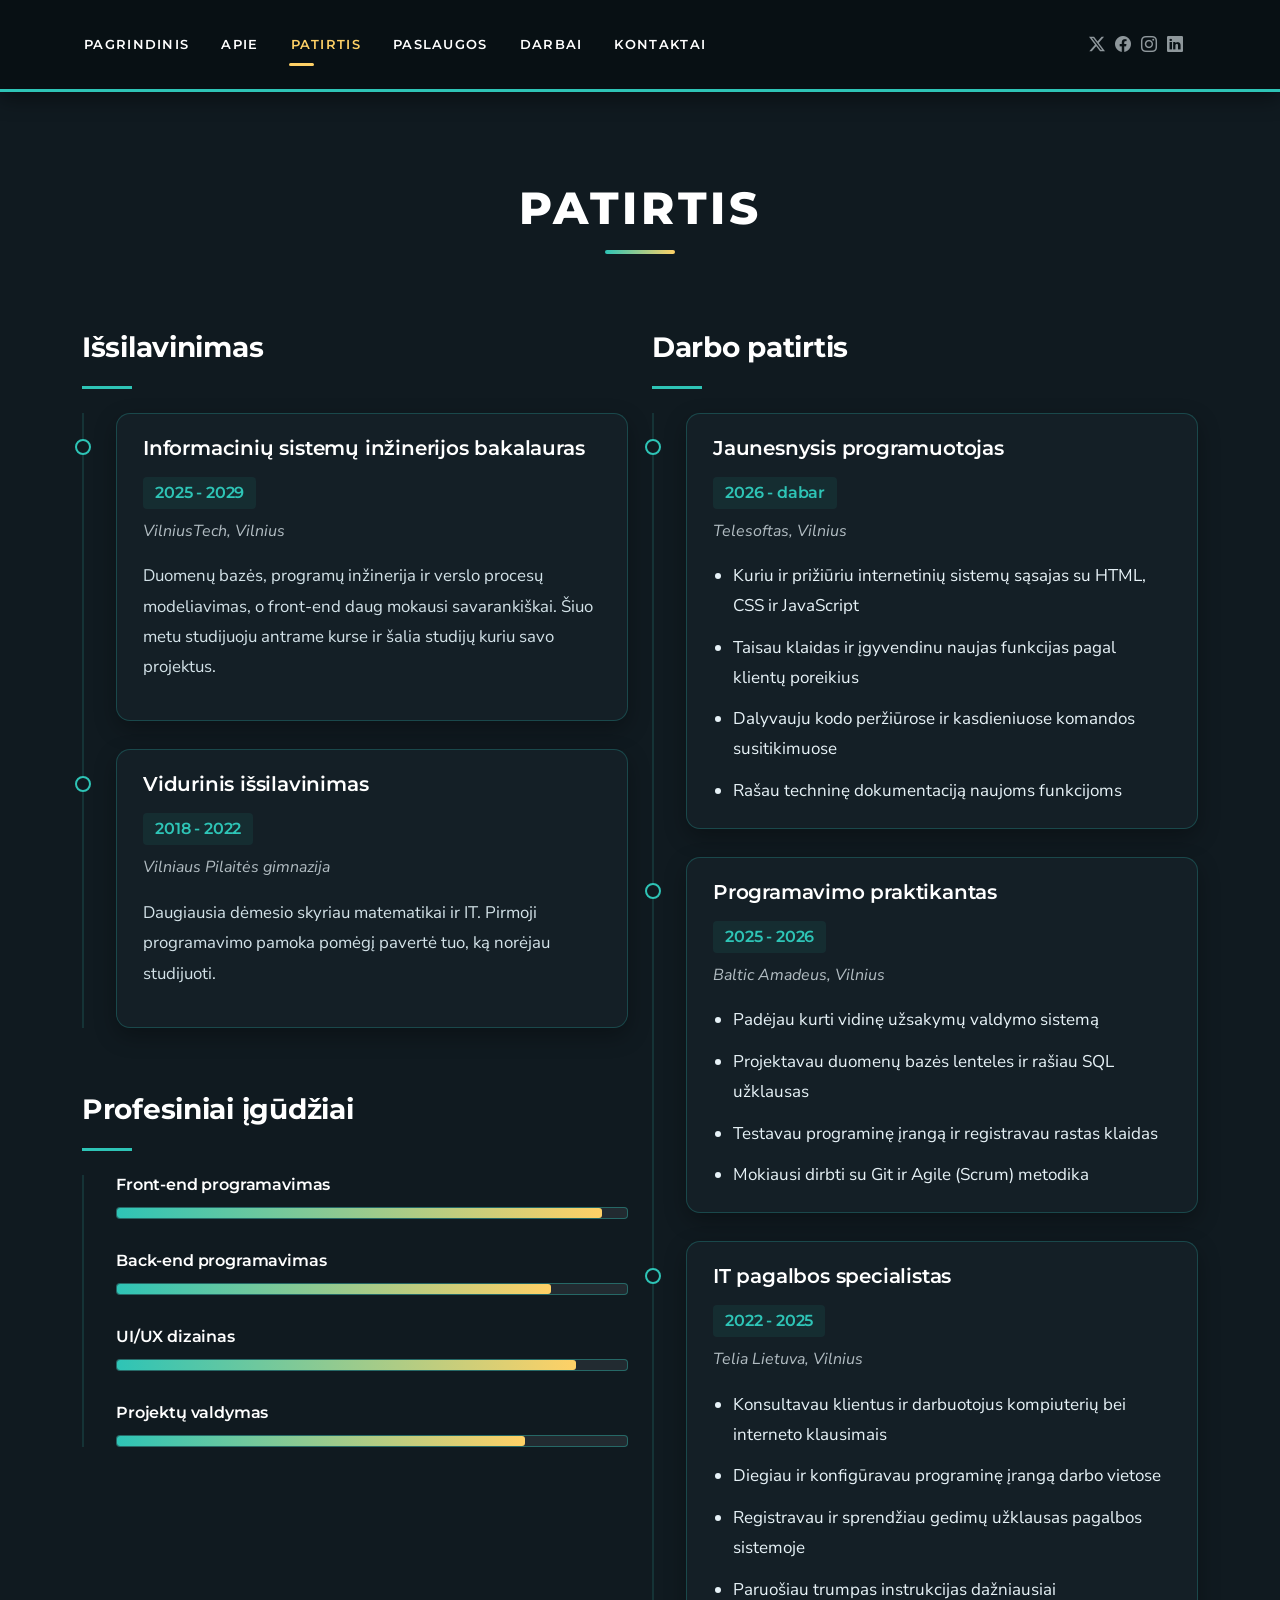
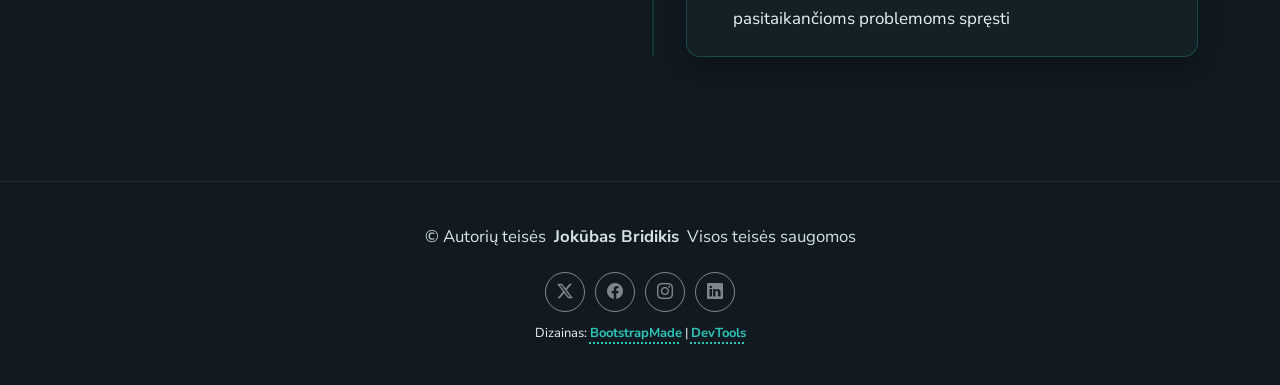
<file: resume.html>
<!DOCTYPE html>
<html lang="lt">

<head>
  <meta charset="utf-8">
  <meta content="width=device-width, initial-scale=1.0" name="viewport">
  <title>Patirtis - Jokūbas Bridikis</title>
  <meta name="description" content="">
  <meta name="keywords" content="">

  <!-- Favicons -->
  <link href="assets/img/favicon.png" rel="icon">
  <link href="assets/img/apple-touch-icon.png" rel="apple-touch-icon">

  <!-- Fonts -->
  <link href="https://fonts.googleapis.com" rel="preconnect">
  <link href="https://fonts.gstatic.com" rel="preconnect" crossorigin>
  <link href="https://fonts.googleapis.com/css2?family=Roboto:ital,wght@0,100;0,300;0,400;0,500;0,700;0,900;1,100;1,300;1,400;1,500;1,700;1,900&family=Poppins:ital,wght@0,100;0,200;0,300;0,400;0,500;0,600;0,700;0,800;0,900;1,100;1,200;1,300;1,400;1,500;1,600;1,700;1,800;1,900&family=Raleway:ital,wght@0,100;0,200;0,300;0,400;0,500;0,600;0,700;0,800;0,900;1,100;1,200;1,300;1,400;1,500;1,600;1,700;1,800;1,900&display=swap" rel="stylesheet">

  <!-- Vendor CSS Files -->
  <link href="assets/vendor/bootstrap/css/bootstrap.min.css" rel="stylesheet">
  <link href="assets/vendor/bootstrap-icons/bootstrap-icons.css" rel="stylesheet">
  <link href="assets/vendor/aos/aos.css" rel="stylesheet">
  <link href="assets/vendor/swiper/swiper-bundle.min.css" rel="stylesheet">
  <link href="assets/vendor/glightbox/css/glightbox.min.css" rel="stylesheet">

  <!-- Main CSS File -->
  <link href="assets/css/main.css" rel="stylesheet">

  <!-- Custom CSS File -->
  <link href="assets/css/custom.css" rel="stylesheet">

  <!-- =======================================================
  * Template Name: FolioOne
  * Template URL: https://bootstrapmade.com/folioone-bootstrap-portfolio-website-template/
  * Updated: Aug 23 2025 with Bootstrap v5.3.7
  * Author: BootstrapMade.com
  * License: https://bootstrapmade.com/license/
  ======================================================== -->
</head>

<body class="resume-page">

  <header id="header" class="header d-flex align-items-center light-background sticky-top">
    <div class="container position-relative d-flex align-items-center justify-content-between">

      <!-- <a href="index.html" class="logo d-flex align-items-center me-auto me-xl-0">
      <img src="assets/img/logo.webp" alt="">
      <h1 class="sitename">FolioOne</h1> 
    </a> -->

      <nav id="navmenu" class="navmenu">
        <ul>
          <li><a href="index.html">Pagrindinis</a></li>
          <li><a href="about.html">Apie</a></li>
          <li><a href="resume.html" class="active">Patirtis</a></li>
          <li><a href="services.html">Paslaugos</a></li>
          <li><a href="portfolio.html">Darbai</a></li>
          <li><a href="contact.html">Kontaktai</a></li>
        </ul>
        <i class="mobile-nav-toggle d-xl-none bi bi-list"></i>
      </nav>

      <div class="header-social-links">
        <a href="#" class="twitter"><i class="bi bi-twitter-x"></i></a>
        <a href="#" class="facebook"><i class="bi bi-facebook"></i></a>
        <a href="#" class="instagram"><i class="bi bi-instagram"></i></a>
        <a href="#" class="linkedin"><i class="bi bi-linkedin"></i></a>
      </div>

    </div>
  </header>

  <main class="main">

    <!-- Resume Section -->
    <section id="resume" class="resume section">

      <!-- Section Title -->
      <div class="container section-title" data-aos="fade-up">
        <h2>Patirtis</h2>
      </div><!-- End Section Title -->

      <div class="container" data-aos="fade-up" data-aos-delay="100">

        <div class="row">
          <div class="col-lg-6">

            <!-- Education Section -->
            <div class="resume-item" data-aos="fade-up">
              <h3 class="resume-title">Išsilavinimas</h3>

              <div class="resume-content">
                <article class="education-item">
                  <h4>Informacinių sistemų inžinerijos bakalauras
                  </h4>
                  <h5>2025 - 2029</h5>
                  <p class="institution"><em>VilniusTech, Vilnius</em></p>
                  <p>Duomenų bazės, programų inžinerija ir verslo procesų modeliavimas, o front-end daug mokausi savarankiškai. Šiuo metu studijuoju antrame kurse ir šalia studijų kuriu savo projektus.</p>
                </article>

                <article class="education-item">
                  <h4>Vidurinis išsilavinimas</h4>
                  <h5>2018 - 2022</h5>
                  <p class="institution"><em>Vilniaus Pilaitės gimnazija</em></p>
                  <p>Daugiausia dėmesio skyriau matematikai ir IT. Pirmoji programavimo pamoka pomėgį pavertė tuo, ką norėjau studijuoti.</p>
                </article>
              </div>
            </div><!-- End Education Section -->

            <!-- Professional Skills Section -->
            <div class="resume-item skills-animation" data-aos="fade-up">
              <h3 class="resume-title">Profesiniai įgūdžiai</h3>

              <div class="resume-content">
                <div class="skill-item">
                  <h4>Front-end programavimas</h4>
                  <div class="progress">
                    <div class="progress-bar" role="progressbar" aria-valuenow="95" aria-valuemin="0" aria-valuemax="100"></div>
                  </div>
                </div>

                <div class="skill-item">
                  <h4>Back-end programavimas</h4>
                  <div class="progress">
                    <div class="progress-bar" role="progressbar" aria-valuenow="85" aria-valuemin="0" aria-valuemax="100"></div>
                  </div>
                </div>

                <div class="skill-item">
                  <h4>UI/UX dizainas</h4>
                  <div class="progress">
                    <div class="progress-bar" role="progressbar" aria-valuenow="90" aria-valuemin="0" aria-valuemax="100"></div>
                  </div>
                </div>

                <div class="skill-item">
                  <h4>Projektų valdymas</h4>
                  <div class="progress">
                    <div class="progress-bar" role="progressbar" aria-valuenow="80" aria-valuemin="0" aria-valuemax="100"></div>
                  </div>
                </div>
              </div>
            </div><!-- End Professional Skills Section -->
          </div>

          <div class="col-lg-6">
            <!-- Experience Section -->
            <div class="resume-item" data-aos="fade-up" data-aos-delay="100">
              <h3 class="resume-title">Darbo patirtis</h3>

              <div class="resume-content">
                <article class="experience-item">
                  <h4>Jaunesnysis programuotojas</h4>
                  <h5>2026 - dabar</h5>
                  <p class="company"><em>Telesoftas, Vilnius</em></p>
                  <ul>
                    <li>Kuriu ir prižiūriu internetinių sistemų sąsajas su HTML, CSS ir JavaScript</li>
                    <li>Taisau klaidas ir įgyvendinu naujas funkcijas pagal klientų poreikius</li>
                    <li>Dalyvauju kodo peržiūrose ir kasdieniuose komandos susitikimuose</li>
                    <li>Rašau techninę dokumentaciją naujoms funkcijoms</li>
                  </ul>
                </article>

                <article class="experience-item">
                  <h4>Programavimo praktikantas</h4>
                  <h5>2025 - 2026</h5>
                  <p class="company"><em>Baltic Amadeus, Vilnius</em></p>
                  <ul>
                    <li>Padėjau kurti vidinę užsakymų valdymo sistemą</li>
                    <li>Projektavau duomenų bazės lenteles ir rašiau SQL užklausas</li>
                    <li>Testavau programinę įrangą ir registravau rastas klaidas</li>
                    <li>Mokiausi dirbti su Git ir Agile (Scrum) metodika</li>
                  </ul>
                </article>

                <article class="experience-item">
                  <h4>IT pagalbos specialistas</h4>
                  <h5>2022 - 2025</h5>
                  <p class="company"><em>Telia Lietuva, Vilnius</em></p>
                  <ul>
                    <li>Konsultavau klientus ir darbuotojus kompiuterių bei interneto klausimais</li>
                    <li>Diegiau ir konfigūravau programinę įrangą darbo vietose</li>
                    <li>Registravau ir sprendžiau gedimų užklausas pagalbos sistemoje</li>
                    <li>Paruošiau trumpas instrukcijas dažniausiai pasitaikančioms problemoms spręsti</li>
                  </ul>
                </article>

              </div>
            </div><!-- End Experience Section -->
          </div>
        </div>

      </div>

    </section><!-- /Resume Section -->

  </main>

  <footer id="footer" class="footer">

    <div class="container">
      <div class="copyright text-center ">
        <p>© <span>Autorių teisės</span> <strong class="px-1 sitename">Jokūbas Bridikis</strong> <span>Visos teisės saugomos<br></span></p>
      </div>
      <div class="social-links d-flex justify-content-center">
        <a href=""><i class="bi bi-twitter-x"></i></a>
        <a href=""><i class="bi bi-facebook"></i></a>
        <a href=""><i class="bi bi-instagram"></i></a>
        <a href=""><i class="bi bi-linkedin"></i></a>
      </div>
      <div class="credits">
        <!-- All the links in the footer should remain intact. -->
        <!-- You can delete the links only if you've purchased the pro version. -->
        <!-- Licensing information: https://bootstrapmade.com/license/ -->
        <!-- Purchase the pro version with working PHP/AJAX contact form: [buy-url] -->
        Dizainas: <a href="https://bootstrapmade.com/">BootstrapMade</a> | <a href="https://bootstrapmade.com/tools/">DevTools</a>
      </div>
    </div>

  </footer>

  <!-- Scroll Top -->
  <a href="#" id="scroll-top" class="scroll-top d-flex align-items-center justify-content-center"><i class="bi bi-arrow-up-short"></i></a>

  <!-- Preloader -->
  <div id="preloader"></div>

  <!-- Vendor JS Files -->
  <script src="assets/vendor/bootstrap/js/bootstrap.bundle.min.js"></script>
  <script src="assets/vendor/php-email-form/validate.js"></script>
  <script src="assets/vendor/aos/aos.js"></script>
  <script src="assets/vendor/typed.js/typed.umd.js"></script>
  <script src="assets/vendor/waypoints/noframework.waypoints.js"></script>
  <script src="assets/vendor/purecounter/purecounter_vanilla.js"></script>
  <script src="assets/vendor/swiper/swiper-bundle.min.js"></script>
  <script src="assets/vendor/imagesloaded/imagesloaded.pkgd.min.js"></script>
  <script src="assets/vendor/isotope-layout/isotope.pkgd.min.js"></script>
  <script src="assets/vendor/glightbox/js/glightbox.min.js"></script>

  <!-- Main JS File -->
  <script src="assets/js/main.js"></script>

</body>

</html>
</file>
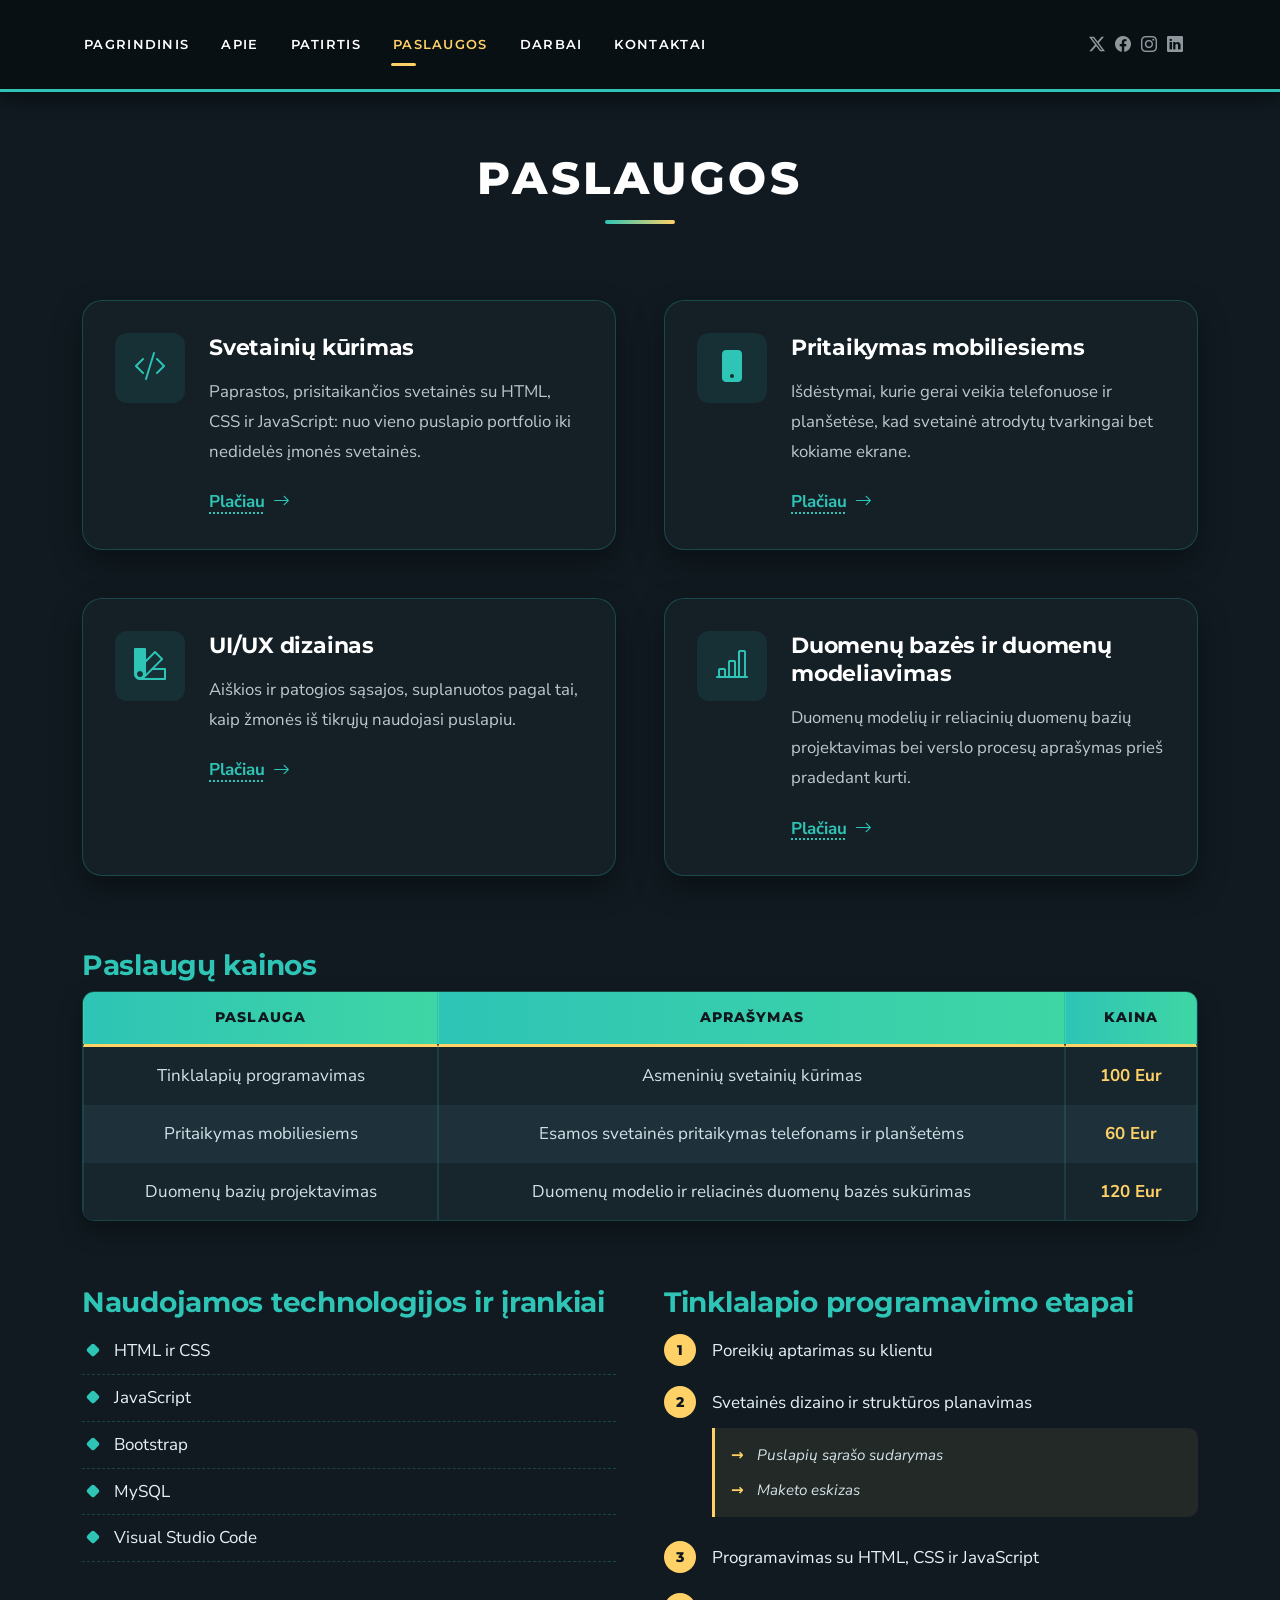
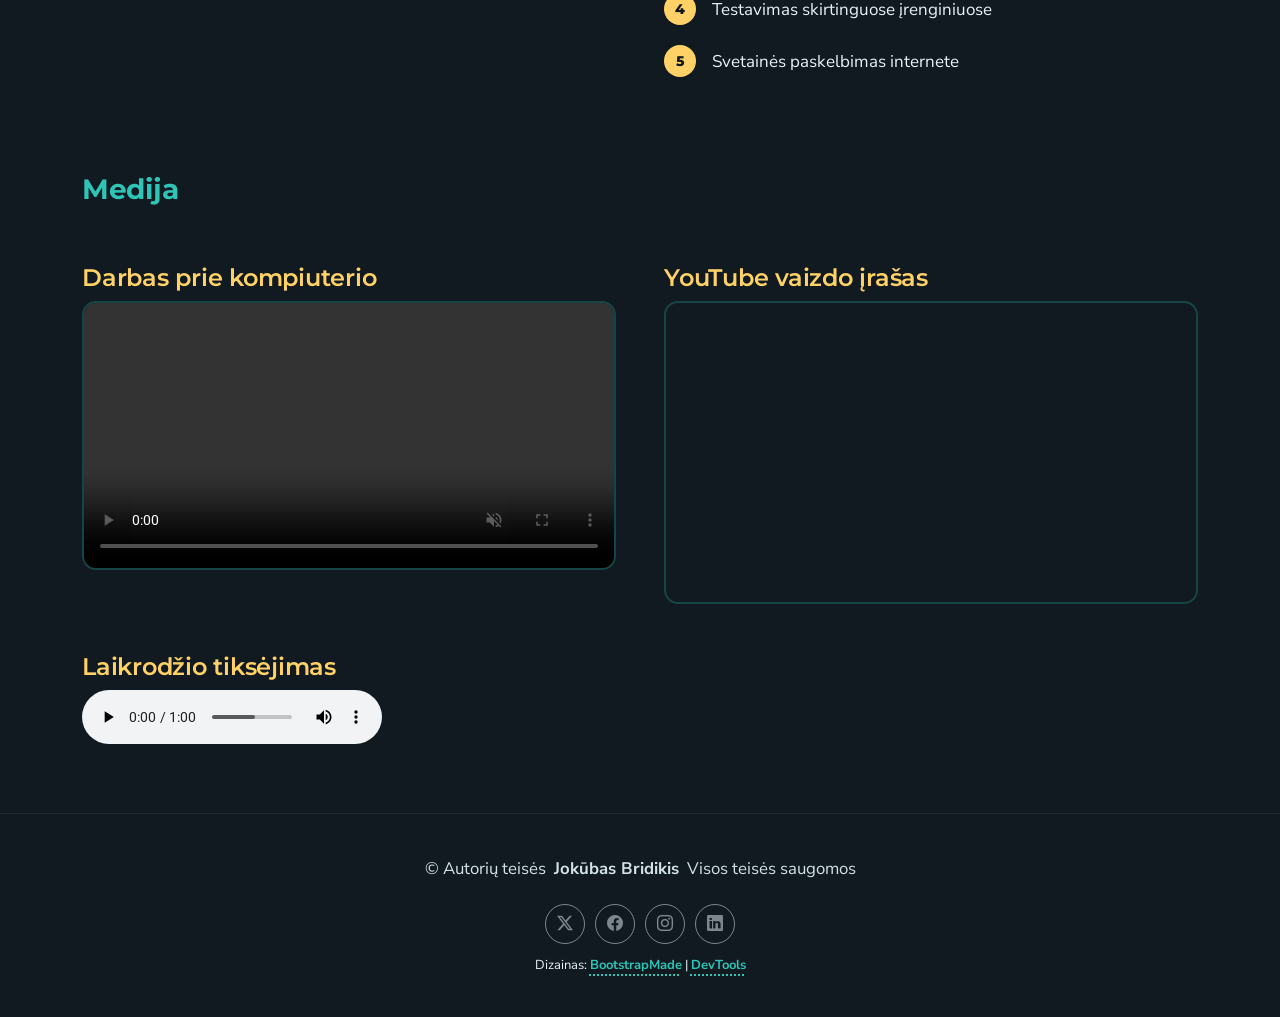
<file: services.html>
<!DOCTYPE html>
<html lang="lt">

<head>
  <meta charset="utf-8">
  <meta content="width=device-width, initial-scale=1.0" name="viewport">
  <title>Paslaugos - Jokūbas Bridikis</title>
  <meta name="description" content="">
  <meta name="keywords" content="">

  <!-- Favicons -->
  <link href="assets/img/favicon.png" rel="icon">
  <link href="assets/img/apple-touch-icon.png" rel="apple-touch-icon">

  <!-- Fonts -->
  <link href="https://fonts.googleapis.com" rel="preconnect">
  <link href="https://fonts.gstatic.com" rel="preconnect" crossorigin>
  <link href="https://fonts.googleapis.com/css2?family=Roboto:ital,wght@0,100;0,300;0,400;0,500;0,700;0,900;1,100;1,300;1,400;1,500;1,700;1,900&family=Poppins:ital,wght@0,100;0,200;0,300;0,400;0,500;0,600;0,700;0,800;0,900;1,100;1,200;1,300;1,400;1,500;1,600;1,700;1,800;1,900&family=Raleway:ital,wght@0,100;0,200;0,300;0,400;0,500;0,600;0,700;0,800;0,900;1,100;1,200;1,300;1,400;1,500;1,600;1,700;1,800;1,900&display=swap" rel="stylesheet">

  <!-- Vendor CSS Files -->
  <link href="assets/vendor/bootstrap/css/bootstrap.min.css" rel="stylesheet">
  <link href="assets/vendor/bootstrap-icons/bootstrap-icons.css" rel="stylesheet">
  <link href="assets/vendor/aos/aos.css" rel="stylesheet">
  <link href="assets/vendor/swiper/swiper-bundle.min.css" rel="stylesheet">
  <link href="assets/vendor/glightbox/css/glightbox.min.css" rel="stylesheet">

  <!-- Main CSS File -->
  <link href="assets/css/main.css" rel="stylesheet">

  <!-- Custom CSS File -->
  <link href="assets/css/custom.css" rel="stylesheet">

  <!-- =======================================================
  * Template Name: FolioOne
  * Template URL: https://bootstrapmade.com/folioone-bootstrap-portfolio-website-template/
  * Updated: Aug 23 2025 with Bootstrap v5.3.7
  * Author: BootstrapMade.com
  * License: https://bootstrapmade.com/license/
  ======================================================== -->
</head>

<body class="services-page">

  <header id="header" class="header d-flex align-items-center light-background sticky-top">
    <div class="container position-relative d-flex align-items-center justify-content-between">

      <!-- <a href="index.html" class="logo d-flex align-items-center me-auto me-xl-0">
      <img src="assets/img/logo.webp" alt="">
      <h1 class="sitename">FolioOne</h1> 
    </a> -->

      <nav id="navmenu" class="navmenu">
        <ul>
          <li><a href="index.html">Pagrindinis</a></li>
          <li><a href="about.html">Apie</a></li>
          <li><a href="resume.html">Patirtis</a></li>
          <li><a href="services.html" class="active">Paslaugos</a></li>
          <li><a href="portfolio.html">Darbai</a></li>
          <li><a href="contact.html">Kontaktai</a></li>
        </ul>
        <i class="mobile-nav-toggle d-xl-none bi bi-list"></i>
      </nav>

      <div class="header-social-links">
        <a href="#" class="twitter"><i class="bi bi-twitter-x"></i></a>
        <a href="#" class="facebook"><i class="bi bi-facebook"></i></a>
        <a href="#" class="instagram"><i class="bi bi-instagram"></i></a>
        <a href="#" class="linkedin"><i class="bi bi-linkedin"></i></a>
      </div>

    </div>
  </header>

  <main class="main">

    <!-- Services Section -->
    <section id="services" class="services section">

      <!-- Section Title -->
      <div class="container section-title" data-aos="fade-up">
        <h2>Paslaugos</h2>
      </div><!-- End Section Title -->

      <div class="container" data-aos="fade-up" data-aos-delay="100">

        <div class="row justify-content-center g-5">

          <div class="col-md-6" data-aos="fade-right" data-aos-delay="100">
            <div class="service-item">
              <div class="service-icon">
                <i class="bi bi-code-slash"></i>
              </div>
              <div class="service-content">
                <h3>Svetainių kūrimas</h3>
                <p>Paprastos, prisitaikančios svetainės su HTML, CSS ir JavaScript: nuo vieno puslapio portfolio iki nedidelės įmonės svetainės.</p>
                <a href="" class="service-link">
                  <span>Plačiau</span>
                  <i class="bi bi-arrow-right"></i>
                </a>
              </div>
            </div>
          </div><!-- End Service Item -->

          <div class="col-md-6" data-aos="fade-left" data-aos-delay="100">
            <div class="service-item">
              <div class="service-icon">
                <i class="bi bi-phone-fill"></i>
              </div>
              <div class="service-content">
                <h3>Pritaikymas mobiliesiems</h3>
                <p>Išdėstymai, kurie gerai veikia telefonuose ir planšetėse, kad svetainė atrodytų tvarkingai bet kokiame ekrane.</p>
                <a href="" class="service-link">
                  <span>Plačiau</span>
                  <i class="bi bi-arrow-right"></i>
                </a>
              </div>
            </div>
          </div><!-- End Service Item -->

          <div class="col-md-6" data-aos="fade-right" data-aos-delay="200">
            <div class="service-item">
              <div class="service-icon">
                <i class="bi bi-palette2"></i>
              </div>
              <div class="service-content">
                <h3>UI/UX dizainas</h3>
                <p>Aiškios ir patogios sąsajos, suplanuotos pagal tai, kaip žmonės iš tikrųjų naudojasi puslapiu.</p>
                <a href="" class="service-link">
                  <span>Plačiau</span>
                  <i class="bi bi-arrow-right"></i>
                </a>
              </div>
            </div>
          </div><!-- End Service Item -->

          <div class="col-md-6" data-aos="fade-left" data-aos-delay="200">
            <div class="service-item">
              <div class="service-icon">
                <i class="bi bi-bar-chart-line"></i>
              </div>
              <div class="service-content">
                <h3>Duomenų bazės ir duomenų modeliavimas</h3>
                <p>Duomenų modelių ir reliacinių duomenų bazių projektavimas bei verslo procesų aprašymas prieš pradedant kurti.</p>
                <a href="" class="service-link">
                  <span>Plačiau</span>
                  <i class="bi bi-arrow-right"></i>
                </a>
              </div>
            </div>
          </div><!-- End Service Item -->

        </div>

        <div class="row g-5 mt-4">

          <div class="col-12" data-aos="fade-up" data-aos-delay="100">
            <h3>Paslaugų kainos</h3>
            <table class="table table-dark table-bordered">
              <thead>
                <tr>
                  <th>Paslauga</th>
                  <th>Aprašymas</th>
                  <th>Kaina</th>
                </tr>
              </thead>
              <tbody>
                <tr>
                  <td>Tinklalapių programavimas</td>
                  <td>Asmeninių svetainių kūrimas</td>
                  <td>100 Eur</td>
                </tr>
                <tr>
                  <td>Pritaikymas mobiliesiems</td>
                  <td>Esamos svetainės pritaikymas telefonams ir planšetėms</td>
                  <td>60 Eur</td>
                </tr>
                <tr>
                  <td>Duomenų bazių projektavimas</td>
                  <td>Duomenų modelio ir reliacinės duomenų bazės sukūrimas</td>
                  <td>120 Eur</td>
                </tr>
              </tbody>
            </table>
          </div>

          <div class="col-md-6" data-aos="fade-up" data-aos-delay="200">
            <h3>Naudojamos technologijos ir įrankiai</h3>
            <ul>
              <li>HTML ir CSS</li>
              <li>JavaScript</li>
              <li>Bootstrap</li>
              <li>MySQL</li>
              <li>Visual Studio Code</li>
            </ul>
          </div>

          <div class="col-md-6" data-aos="fade-up" data-aos-delay="300">
            <h3>Tinklalapio programavimo etapai</h3>
            <ol>
              <li>Poreikių aptarimas su klientu</li>
              <li>Svetainės dizaino ir struktūros planavimas
                <ul>
                  <li>Puslapių sąrašo sudarymas</li>
                  <li>Maketo eskizas</li>
                </ul>
              </li>
              <li>Programavimas su HTML, CSS ir JavaScript</li>
              <li>Testavimas skirtinguose įrenginiuose</li>
              <li>Svetainės paskelbimas internete</li>
            </ol>
          </div>

        </div>

        <div class="row g-5 mt-4">

          <div class="col-12" data-aos="fade-up" data-aos-delay="100">
            <h3>Medija</h3>
          </div>

          <div class="col-md-6" data-aos="fade-up" data-aos-delay="100">
            <h4>Darbas prie kompiuterio</h4>
            <video src="assets/media/klaviaturos-video.mp4" width="640" height="360" controls muted class="img-fluid">
              Jūsų naršyklė nepalaiko vaizdo įrašų.
            </video>
          </div>

          <div class="col-md-6" data-aos="fade-up" data-aos-delay="200">
            <h4>YouTube vaizdo įrašas</h4>
            <div class="ratio ratio-16x9">
              <iframe src="https://www.youtube.com/embed/BoUVIhtqjAw" title="YouTube vaizdo įrašas" allow="accelerometer; autoplay; clipboard-write; encrypted-media; gyroscope; picture-in-picture" allowfullscreen></iframe>
            </div>
          </div>

          <div class="col-12" data-aos="fade-up" data-aos-delay="300">
            <h4>Laikrodžio tiksėjimas</h4>
            <audio src="assets/media/laikrodzio-tiksejimas.mp3" controls>
              Jūsų naršyklė nepalaiko garso įrašų.
            </audio>
          </div>

        </div>

      </div>

    </section><!-- /Services Section -->

  </main>

  <footer id="footer" class="footer">

    <div class="container">
      <div class="copyright text-center ">
        <p>© <span>Autorių teisės</span> <strong class="px-1 sitename">Jokūbas Bridikis</strong> <span>Visos teisės saugomos<br></span></p>
      </div>
      <div class="social-links d-flex justify-content-center">
        <a href=""><i class="bi bi-twitter-x"></i></a>
        <a href=""><i class="bi bi-facebook"></i></a>
        <a href=""><i class="bi bi-instagram"></i></a>
        <a href=""><i class="bi bi-linkedin"></i></a>
      </div>
      <div class="credits">
        <!-- All the links in the footer should remain intact. -->
        <!-- You can delete the links only if you've purchased the pro version. -->
        <!-- Licensing information: https://bootstrapmade.com/license/ -->
        <!-- Purchase the pro version with working PHP/AJAX contact form: [buy-url] -->
        Dizainas: <a href="https://bootstrapmade.com/">BootstrapMade</a> | <a href="https://bootstrapmade.com/tools/">DevTools</a>
      </div>
    </div>

  </footer>

  <!-- Scroll Top -->
  <a href="#" id="scroll-top" class="scroll-top d-flex align-items-center justify-content-center"><i class="bi bi-arrow-up-short"></i></a>

  <!-- Preloader -->
  <div id="preloader"></div>

  <!-- Vendor JS Files -->
  <script src="assets/vendor/bootstrap/js/bootstrap.bundle.min.js"></script>
  <script src="assets/vendor/php-email-form/validate.js"></script>
  <script src="assets/vendor/aos/aos.js"></script>
  <script src="assets/vendor/typed.js/typed.umd.js"></script>
  <script src="assets/vendor/waypoints/noframework.waypoints.js"></script>
  <script src="assets/vendor/purecounter/purecounter_vanilla.js"></script>
  <script src="assets/vendor/swiper/swiper-bundle.min.js"></script>
  <script src="assets/vendor/imagesloaded/imagesloaded.pkgd.min.js"></script>
  <script src="assets/vendor/isotope-layout/isotope.pkgd.min.js"></script>
  <script src="assets/vendor/glightbox/js/glightbox.min.js"></script>

  <!-- Main JS File -->
  <script src="assets/js/main.js"></script>

</body>

</html>
</file>
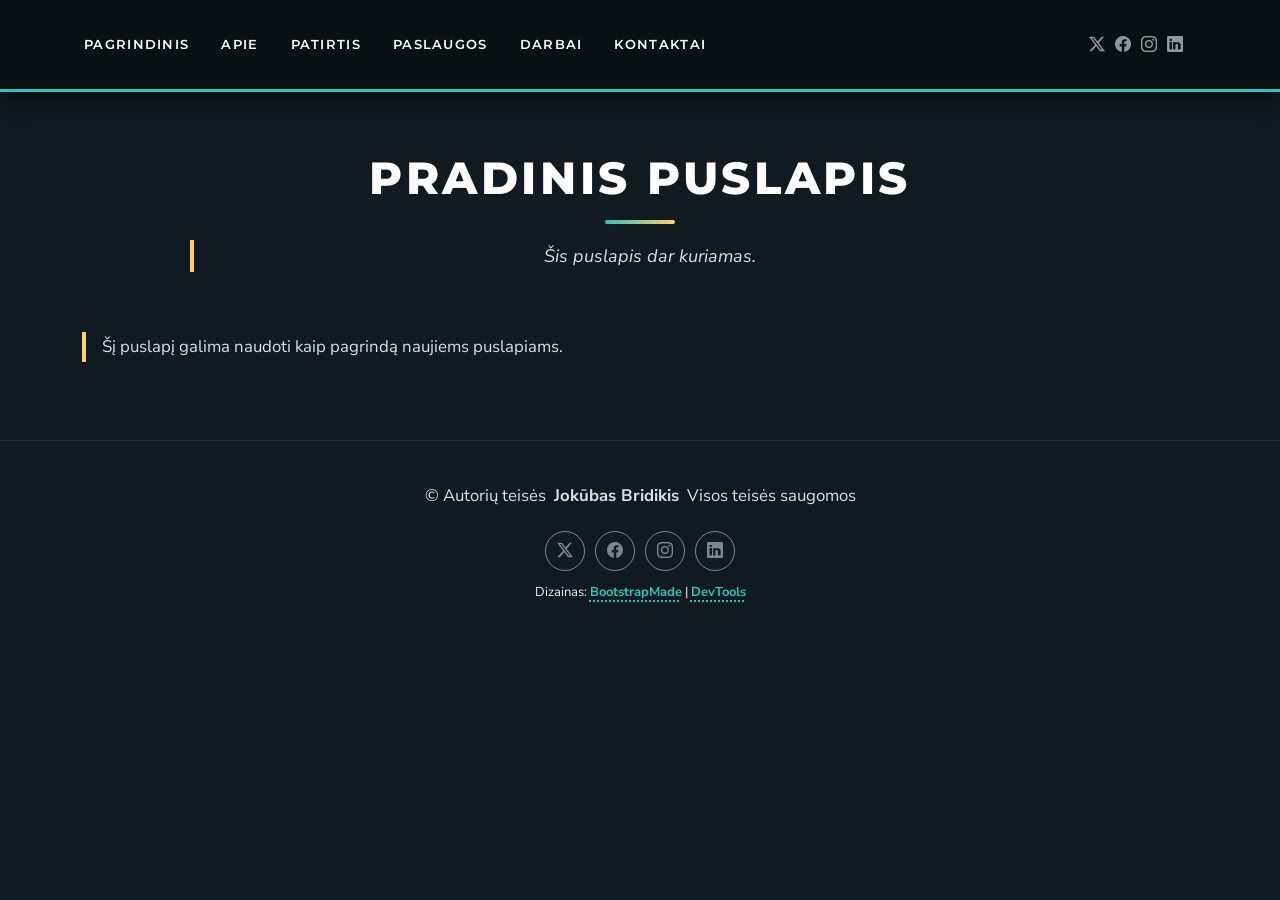
<file: starter-page.html>
<!DOCTYPE html>
<html lang="lt">

<head>
  <meta charset="utf-8">
  <meta content="width=device-width, initial-scale=1.0" name="viewport">
  <title>Jokūbas Bridikis</title>
  <meta name="description" content="">
  <meta name="keywords" content="">

  <!-- Favicons -->
  <link href="assets/img/favicon.png" rel="icon">
  <link href="assets/img/apple-touch-icon.png" rel="apple-touch-icon">

  <!-- Fonts -->
  <link href="https://fonts.googleapis.com" rel="preconnect">
  <link href="https://fonts.gstatic.com" rel="preconnect" crossorigin>
  <link href="https://fonts.googleapis.com/css2?family=Roboto:ital,wght@0,100;0,300;0,400;0,500;0,700;0,900;1,100;1,300;1,400;1,500;1,700;1,900&family=Poppins:ital,wght@0,100;0,200;0,300;0,400;0,500;0,600;0,700;0,800;0,900;1,100;1,200;1,300;1,400;1,500;1,600;1,700;1,800;1,900&family=Raleway:ital,wght@0,100;0,200;0,300;0,400;0,500;0,600;0,700;0,800;0,900;1,100;1,200;1,300;1,400;1,500;1,600;1,700;1,800;1,900&display=swap" rel="stylesheet">

  <!-- Vendor CSS Files -->
  <link href="assets/vendor/bootstrap/css/bootstrap.min.css" rel="stylesheet">
  <link href="assets/vendor/bootstrap-icons/bootstrap-icons.css" rel="stylesheet">
  <link href="assets/vendor/aos/aos.css" rel="stylesheet">
  <link href="assets/vendor/swiper/swiper-bundle.min.css" rel="stylesheet">
  <link href="assets/vendor/glightbox/css/glightbox.min.css" rel="stylesheet">

  <!-- Main CSS File -->
  <link href="assets/css/main.css" rel="stylesheet">

  <!-- Custom CSS File -->
  <link href="assets/css/custom.css" rel="stylesheet">

  <!-- =======================================================
  * Template Name: FolioOne
  * Template URL: https://bootstrapmade.com/folioone-bootstrap-portfolio-website-template/
  * Updated: Aug 23 2025 with Bootstrap v5.3.7
  * Author: BootstrapMade.com
  * License: https://bootstrapmade.com/license/
  ======================================================== -->
</head>

<body class="starter-page-page">

  <header id="header" class="header d-flex align-items-center light-background sticky-top">
    <div class="container position-relative d-flex align-items-center justify-content-between">

      <!-- <a href="index.html" class="logo d-flex align-items-center me-auto me-xl-0">
      <img src="assets/img/logo.webp" alt="">
      <h1 class="sitename">FolioOne</h1> 
    </a> -->

      <nav id="navmenu" class="navmenu">
        <ul>
          <li><a href="index.html">Pagrindinis</a></li>
          <li><a href="about.html">Apie</a></li>
          <li><a href="resume.html">Patirtis</a></li>
          <li><a href="services.html">Paslaugos</a></li>
          <li><a href="portfolio.html">Darbai</a></li>
          <li><a href="contact.html">Kontaktai</a></li>
        </ul>
        <i class="mobile-nav-toggle d-xl-none bi bi-list"></i>
      </nav>

      <div class="header-social-links">
        <a href="#" class="twitter"><i class="bi bi-twitter-x"></i></a>
        <a href="#" class="facebook"><i class="bi bi-facebook"></i></a>
        <a href="#" class="instagram"><i class="bi bi-instagram"></i></a>
        <a href="#" class="linkedin"><i class="bi bi-linkedin"></i></a>
      </div>

    </div>
  </header>

  <main class="main">

    <!-- Starter Section Section -->
    <section id="starter-section" class="starter-section section">

      <!-- Section Title -->
      <div class="container section-title" data-aos="fade-up">
        <h2>Pradinis puslapis</h2>
        <p>Šis puslapis dar kuriamas.</p>
      </div><!-- End Section Title -->

      <div class="container" data-aos="fade-up">
        <p>Šį puslapį galima naudoti kaip pagrindą naujiems puslapiams.</p>
      </div>

    </section><!-- /Starter Section Section -->

  </main>

  <footer id="footer" class="footer">

    <div class="container">
      <div class="copyright text-center ">
        <p>© <span>Autorių teisės</span> <strong class="px-1 sitename">Jokūbas Bridikis</strong> <span>Visos teisės saugomos<br></span></p>
      </div>
      <div class="social-links d-flex justify-content-center">
        <a href=""><i class="bi bi-twitter-x"></i></a>
        <a href=""><i class="bi bi-facebook"></i></a>
        <a href=""><i class="bi bi-instagram"></i></a>
        <a href=""><i class="bi bi-linkedin"></i></a>
      </div>
      <div class="credits">
        <!-- All the links in the footer should remain intact. -->
        <!-- You can delete the links only if you've purchased the pro version. -->
        <!-- Licensing information: https://bootstrapmade.com/license/ -->
        <!-- Purchase the pro version with working PHP/AJAX contact form: [buy-url] -->
        Dizainas: <a href="https://bootstrapmade.com/">BootstrapMade</a> | <a href="https://bootstrapmade.com/tools/">DevTools</a>
      </div>
    </div>

  </footer>

  <!-- Scroll Top -->
  <a href="#" id="scroll-top" class="scroll-top d-flex align-items-center justify-content-center"><i class="bi bi-arrow-up-short"></i></a>

  <!-- Preloader -->
  <div id="preloader"></div>

  <!-- Vendor JS Files -->
  <script src="assets/vendor/bootstrap/js/bootstrap.bundle.min.js"></script>
  <script src="assets/vendor/php-email-form/validate.js"></script>
  <script src="assets/vendor/aos/aos.js"></script>
  <script src="assets/vendor/typed.js/typed.umd.js"></script>
  <script src="assets/vendor/waypoints/noframework.waypoints.js"></script>
  <script src="assets/vendor/purecounter/purecounter_vanilla.js"></script>
  <script src="assets/vendor/swiper/swiper-bundle.min.js"></script>
  <script src="assets/vendor/imagesloaded/imagesloaded.pkgd.min.js"></script>
  <script src="assets/vendor/isotope-layout/isotope.pkgd.min.js"></script>
  <script src="assets/vendor/glightbox/js/glightbox.min.js"></script>

  <!-- Main JS File -->
  <script src="assets/js/main.js"></script>

</body>

</html>
</file>
<file: assets/css/custom.css>
/* ==========================================================
   custom.css – Jokūbo Bridikio CV svetainės stiliai
   Įkeliamas po main.css, todėl perrašo šablono stilius.
   ========================================================== */

/* Nauji šriftai: Montserrat (antraštės) ir Nunito Sans (tekstas) */
@import url("https://fonts.googleapis.com/css2?family=Montserrat:wght@500;600;700;800&family=Nunito+Sans:wght@400;600;700&display=swap");

:root {
  --default-font: "Nunito Sans", system-ui, -apple-system, "Segoe UI", Arial, sans-serif;
  --heading-font: "Montserrat", sans-serif;
  --nav-font: "Montserrat", sans-serif;

  /* Nauja spalvų gama: turkio akcentas + auksinė antra spalva */
  --accent-color: #2ec4b6;
  --nav-hover-color: #ffd166;
  --gold-color: #ffd166;
  --text-soft: #d3e2e8;
  --card-border: rgba(46, 196, 182, 0.25);
}

/* ----------------------------------------------------------
   1. Tipografija
   ---------------------------------------------------------- */
body {
  font-family: var(--default-font);
  font-size: 17px;
  line-height: 1.75;
}

h1, h2, h3, h4, h5, h6 {
  font-family: var(--heading-font);
  letter-spacing: -0.01em;
  line-height: 1.25;
}

h1 { font-weight: 800; color: #ffffff; }
h2 { font-weight: 700; color: #ffffff; }
h3 { font-weight: 700; color: var(--accent-color); }
h4 { font-weight: 600; color: var(--gold-color); }
h5 { font-weight: 600; color: #ffffff; }
h6 { font-weight: 600; color: var(--text-soft); text-transform: uppercase; letter-spacing: 0.1em; }

.hero .hero-content h1 {
  font-size: clamp(2.4rem, 5vw, 3.6rem);
  font-weight: 800;
}

.section-title h2 {
  font-size: 2.8rem;
  font-weight: 800;
  text-transform: uppercase;
  letter-spacing: 0.08em;
  margin-bottom: 1rem;
}

.section-title h2::after {
  content: "";
  display: block;
  width: 70px;
  height: 4px;
  margin: 14px auto 0;
  border-radius: 4px;
  background: linear-gradient(90deg, var(--accent-color), var(--gold-color));
}

.about .intro-content .headline {
  font-weight: 700;
  color: #ffffff;
}

.services .service-item h3,
.skills .skill-box h3 {
  color: #ffffff;
}

p {
  color: var(--text-soft);
  font-size: 1.05rem;
  line-height: 1.8;
  margin-bottom: 1.1rem;
}

.section-title p {
  font-style: italic;
  color: var(--text-soft);
}

/* ----------------------------------------------------------
   2. Mygtukai ir nuorodos
   ---------------------------------------------------------- */
.btn,
.hero .hero-actions .btn,
.about .intro-content .cta-group .btn-ghost,
.contact .contact-form .btn {
  font-family: var(--heading-font);
  text-transform: uppercase;
  letter-spacing: 0.08em;
  font-size: 0.85rem;
  font-weight: 700;
  border-radius: 8px;
  padding: 13px 28px;
  transition: transform 0.2s ease, box-shadow 0.2s ease, background-color 0.2s ease, color 0.2s ease;
}

/* Pagrindinis mygtukas – auksinis */
.btn.btn-primary,
.hero .hero-actions .btn.btn-primary,
.contact .contact-form .btn,
.about .intro-content .cta-group .btn-ghost {
  background: var(--gold-color);
  color: #10181d;
  border: 2px solid var(--gold-color);
  box-shadow: 0 4px 0 #c99a2e;
}

.btn.btn-primary:hover,
.hero .hero-actions .btn.btn-primary:hover,
.contact .contact-form .btn:hover,
.about .intro-content .cta-group .btn-ghost:hover,
.about .intro-content .cta-group .btn-ghost:focus {
  background: var(--accent-color);
  border-color: var(--accent-color);
  color: #10181d;
  transform: translateY(-3px);
  box-shadow: 0 7px 0 #1d8a80, 0 12px 24px rgba(46, 196, 182, 0.3);
}

.btn.btn-primary:active,
.hero .hero-actions .btn.btn-primary:active,
.contact .contact-form .btn:active,
.about .intro-content .cta-group .btn-ghost:active {
  background: #1fa597;
  border-color: #1fa597;
  color: #10181d;
  transform: translateY(3px);
  box-shadow: 0 1px 0 #1d8a80;
}

/* Kontūrinis mygtukas */
.hero .hero-actions .btn.btn-outline {
  background: transparent;
  color: var(--accent-color);
  border: 2px dashed var(--accent-color);
}

.hero .hero-actions .btn.btn-outline:hover {
  background: rgba(46, 196, 182, 0.15);
  border-style: solid;
  color: #ffffff;
  transform: translateY(-3px);
}

.hero .hero-actions .btn.btn-outline:active {
  background: rgba(46, 196, 182, 0.3);
  transform: translateY(2px);
}

/* Nuorodos */
a {
  color: var(--accent-color);
}

a:hover {
  color: var(--gold-color);
}

.services .service-link,
.about .intro-content .cta-group .link-underline,
.footer .credits a {
  color: var(--accent-color);
  text-decoration: underline;
  text-decoration-style: dotted;
  text-decoration-thickness: 2px;
  text-underline-offset: 5px;
  font-weight: 700;
}

.services .service-link:hover,
.about .intro-content .cta-group .link-underline:hover,
.footer .credits a:hover {
  color: var(--gold-color);
  text-decoration-style: solid;
}

/* ----------------------------------------------------------
   3. Išdėstymas: tarpai, rėmeliai, šešėliai
   ---------------------------------------------------------- */

/* Pagrindinis puslapis */
.hero .floating-card {
  border: 1px solid var(--card-border);
  border-radius: 14px;
  box-shadow: 0 10px 25px rgba(0, 0, 0, 0.35);
}

/* Apie */
.about.section,
.skills.section {
  padding: 90px 0 70px;
}

.about .intro-content {
  padding: 36px 40px;
  background: var(--surface-color);
  border-left: 5px solid var(--accent-color);
  border-radius: 16px;
  box-shadow: 0 14px 35px rgba(0, 0, 0, 0.35);
}

.about .profile-figure .profile-photo {
  border: 4px solid var(--accent-color);
  border-radius: 24px;
  box-shadow: 14px 14px 0 rgba(255, 209, 102, 0.6);
}

.skills .skill-box {
  padding: 2.25rem 1.75rem;
  border: 1px solid var(--card-border);
  border-radius: 16px;
  box-shadow: 0 10px 25px rgba(0, 0, 0, 0.3);
}

/* Patirtis */
.resume.section {
  padding: 90px 0 60px;
}

.resume .resume-item {
  margin-bottom: 4rem;
}

.resume .resume-item .resume-content {
  padding-left: 2rem;
}

.resume .resume-item article {
  padding: 22px 26px;
  margin-bottom: 1.75rem;
  background: var(--surface-color);
  border: 1px solid var(--card-border);
  border-radius: 14px;
  box-shadow: 0 8px 22px rgba(0, 0, 0, 0.3);
}

.resume .resume-item article::before {
  left: -2.65rem;
  top: 1.6rem;
}

/* Paslaugos */
.services .service-item {
  border: 1px solid var(--card-border);
  border-radius: 20px;
  box-shadow: 0 12px 30px rgba(0, 0, 0, 0.35);
}

.services .table {
  border-radius: 12px;
  overflow: hidden;
  box-shadow: 0 10px 25px rgba(0, 0, 0, 0.3);
}

.services video,
.services .ratio {
  border-radius: 14px;
  overflow: hidden;
  border: 2px solid var(--card-border);
}

/* Atlikti darbai */
.portfolio.section {
  padding: 90px 0;
}

.portfolio .portfolio-filters {
  margin-bottom: 50px;
}

.portfolio .portfolio-card {
  margin-bottom: 40px;
  border: 1px solid var(--card-border);
  border-radius: 18px;
  box-shadow: 0 12px 30px rgba(0, 0, 0, 0.4);
}

.portfolio .portfolio-card .portfolio-info {
  padding: 26px 28px 30px;
}

/* Kontaktai */
.contact .info-box,
.contact .contact-form {
  border: 1px solid var(--card-border);
  border-radius: 20px;
  box-shadow: 0 14px 35px rgba(0, 0, 0, 0.35);
}

/* Pradinis puslapis (starter) */
.starter-section .container p {
  border-left: 4px solid var(--gold-color);
  padding-left: 16px;
}

/* ----------------------------------------------------------
   4. Pasirinkti komponentai
   ---------------------------------------------------------- */

/* A. Navigacijos juosta */
#header.header {
  background-color: rgba(9, 16, 20, 0.96);
  border-bottom: 3px solid var(--accent-color);
  box-shadow: 0 6px 20px rgba(0, 0, 0, 0.45);
  padding: 18px 0;
}

@media (min-width: 1200px) {
  .navmenu a,
  .navmenu a:focus {
    text-transform: uppercase;
    letter-spacing: 0.1em;
    font-size: 13px;
    font-weight: 600;
  }

  .navmenu>ul>li>a:before {
    height: 3px;
    bottom: -10px;
    border-radius: 3px;
  }
}

/* B. Progreso juostos (Apie ir Patirtis) */
.skills .skill-box .progress,
.resume .skill-item .progress {
  height: 12px;
  background-color: rgba(255, 255, 255, 0.08);
  border: 1px solid rgba(46, 196, 182, 0.4);
  border-radius: 4px;
}

.skills .skill-box .progress .progress-bar,
.resume .skill-item .progress .progress-bar {
  background: linear-gradient(90deg, var(--accent-color), var(--gold-color));
  border-radius: 3px;
}

.resume .skill-item .progress .progress-bar::after {
  color: var(--gold-color);
}

/* C. Mygtukas „į viršų“ */
.scroll-top {
  width: 50px;
  height: 50px;
  background-color: var(--gold-color);
  border-radius: 12px;
  box-shadow: 0 8px 20px rgba(255, 209, 102, 0.35);
}

.scroll-top i {
  color: #10181d;
}

.scroll-top:hover {
  background-color: var(--accent-color);
}

/* Kontrastas: tamsus tekstas ant turkio fono */
.portfolio .portfolio-filters li.filter-active {
  color: #10181d;
}

/* Šablono animuotas pabraukimas nebereikalingas – naudojame savo */
.about .intro-content .cta-group .link-underline::after {
  display: none;
}

/* ----------------------------------------------------------
   5. Sąrašai (Paslaugos)
   ---------------------------------------------------------- */

/* Nenumeruotas sąrašas – turkio rombai vietoje taškų */
.services ul {
  list-style: none;
  padding-left: 0;
}

.services ul > li {
  position: relative;
  padding: 8px 0 8px 32px;
  border-bottom: 1px dashed rgba(46, 196, 182, 0.25);
}

.services ul > li::before {
  content: "";
  position: absolute;
  left: 6px;
  top: 17px;
  width: 10px;
  height: 10px;
  background: var(--accent-color);
  transform: rotate(45deg);
  border-radius: 2px;
}

/* Numeruotas sąrašas – skaitiklis apskritime */
.services ol {
  list-style: none;
  padding-left: 0;
  counter-reset: etapas;
}

.services ol > li {
  position: relative;
  counter-increment: etapas;
  padding: 8px 0 8px 48px;
  margin-bottom: 6px;
}

.services ol > li::before {
  content: counter(etapas);
  position: absolute;
  left: 0;
  top: 6px;
  width: 32px;
  height: 32px;
  line-height: 32px;
  text-align: center;
  border-radius: 50%;
  background: var(--gold-color);
  color: #10181d;
  font-family: var(--heading-font);
  font-weight: 800;
  font-size: 0.9rem;
}

/* Įdėtinis sąrašas – atskiras stilius */
.services ol ul {
  margin: 10px 0 4px;
  padding: 10px 16px;
  background: rgba(255, 209, 102, 0.08);
  border-left: 3px solid var(--gold-color);
  border-radius: 0 10px 10px 0;
}

.services ol ul > li {
  padding: 4px 0 4px 26px;
  border-bottom: none;
  font-size: 0.95rem;
  font-style: italic;
  color: var(--text-soft);
}

.services ol ul > li::before {
  content: "→";
  left: 0;
  top: 4px;
  width: auto;
  height: auto;
  background: none;
  transform: none;
  color: var(--gold-color);
  font-style: normal;
  font-weight: 700;
}

/* ----------------------------------------------------------
   6. Kainų lentelė (Paslaugos)
   ---------------------------------------------------------- */
.services .table {
  border-collapse: separate;
  border-spacing: 0;
  border: 1px solid var(--card-border);
}

.services .table th,
.services .table td {
  padding: 14px 18px;
  text-align: center;
  vertical-align: middle;
  border-color: rgba(46, 196, 182, 0.15);
}

/* Antraštinė eilutė */
.services .table thead th {
  background: linear-gradient(90deg, var(--accent-color), #3fd6a5);
  color: #10181d;
  font-family: var(--heading-font);
  font-weight: 800;
  text-transform: uppercase;
  letter-spacing: 0.08em;
  font-size: 0.85rem;
  border-bottom: 3px solid var(--gold-color);
}

/* Zebra eilutės */
.services .table tbody tr > td {
  background-color: #17252d;
  color: var(--text-soft);
  box-shadow: none;
  transition: background-color 0.2s ease, color 0.2s ease;
}

.services .table tbody tr:nth-child(even) > td {
  background-color: #1e313b;
}

/* Eilutės :hover efektas */
.services .table tbody tr:hover > td {
  background-color: rgba(255, 209, 102, 0.18);
  color: #ffffff;
}

.services .table tbody td:last-child {
  color: var(--gold-color);
  font-weight: 700;
}
</file>
<file: assets/css/main.css>
/**
* Template Name: FolioOne
* Template URL: https://bootstrapmade.com/folioone-bootstrap-portfolio-website-template/
* Updated: Aug 23 2025 with Bootstrap v5.3.7
* Author: BootstrapMade.com
* License: https://bootstrapmade.com/license/
*/

/*--------------------------------------------------------------
# Font & Color Variables
# Help: https://bootstrapmade.com/color-system/
--------------------------------------------------------------*/
/* Fonts */
:root {
  --default-font: "Roboto",  system-ui, -apple-system, "Segoe UI", Roboto, "Helvetica Neue", Arial, "Noto Sans", "Liberation Sans", sans-serif, "Apple Color Emoji", "Segoe UI Emoji", "Segoe UI Symbol", "Noto Color Emoji";
  --heading-font: "Raleway",  sans-serif;
  --nav-font: "Poppins",  sans-serif;
}

/* Global Colors - The following color variables are used throughout the website. Updating them here will change the color scheme of the entire website */
:root { 
  --background-color: #101a20; /* Background color for the entire website, including individual sections */
  --default-color: #e7f2f7; /* Default color used for the majority of the text content across the entire website */
  --heading-color: #ffffff; /* Color for headings, subheadings and title throughout the website */
  --accent-color: #1387c1; /* Accent color that represents your brand on the website. It's used for buttons, links, and other elements that need to stand out */
  --surface-color: #141f26; /* The surface color is used as a background of boxed elements within sections, such as cards, icon boxes, or other elements that require a visual separation from the global background. */
  --contrast-color: #ffffff; /* Contrast color for text, ensuring readability against backgrounds of accent, heading, or default colors. */
}

/* Nav Menu Colors - The following color variables are used specifically for the navigation menu. They are separate from the global colors to allow for more customization options */
:root {
  --nav-color: #ffffff;  /* The default color of the main navmenu links */
  --nav-hover-color: #1387c1; /* Applied to main navmenu links when they are hovered over or active */
  --nav-mobile-background-color: #213642; /* Used as the background color for mobile navigation menu */
  --nav-dropdown-background-color: #051117; /* Used as the background color for dropdown items that appear when hovering over primary navigation items */
  --nav-dropdown-color: #e7f2f7; /* Used for navigation links of the dropdown items in the navigation menu. */
  --nav-dropdown-hover-color: #1387c1; /* Similar to --nav-hover-color, this color is applied to dropdown navigation links when they are hovered over. */
}

/* Color Presets - These classes override global colors when applied to any section or element, providing reuse of the sam color scheme. */

.light-background {
  --background-color: #142027;
  --surface-color: #325264;
}

.dark-background {
  --background-color: #0b1419;
  --default-color: #ffffff;
  --heading-color: #ffffff;
  --surface-color: #252525;
  --contrast-color: #ffffff;
}

/* Smooth scroll */
:root {
  scroll-behavior: smooth;
}

/*--------------------------------------------------------------
# General Styling & Shared Classes
--------------------------------------------------------------*/
body {
  color: var(--default-color);
  background-color: var(--background-color);
  font-family: var(--default-font);
}

a {
  color: var(--accent-color);
  text-decoration: none;
  transition: 0.3s;
}

a:hover {
  color: color-mix(in srgb, var(--accent-color), transparent 25%);
  text-decoration: none;
}

h1,
h2,
h3,
h4,
h5,
h6 {
  color: var(--heading-color);
  font-family: var(--heading-font);
}

/* PHP Email Form Messages
------------------------------*/
.php-email-form .error-message {
  display: none;
  background: #df1529;
  color: #ffffff;
  text-align: left;
  padding: 15px;
  margin-bottom: 24px;
  font-weight: 600;
}

.php-email-form .sent-message {
  display: none;
  color: #ffffff;
  background: #059652;
  text-align: center;
  padding: 15px;
  margin-bottom: 24px;
  font-weight: 600;
}

.php-email-form .loading {
  display: none;
  background: var(--surface-color);
  text-align: center;
  padding: 15px;
  margin-bottom: 24px;
}

.php-email-form .loading:before {
  content: "";
  display: inline-block;
  border-radius: 50%;
  width: 24px;
  height: 24px;
  margin: 0 10px -6px 0;
  border: 3px solid var(--accent-color);
  border-top-color: var(--surface-color);
  animation: php-email-form-loading 1s linear infinite;
}

@keyframes php-email-form-loading {
  0% {
    transform: rotate(0deg);
  }

  100% {
    transform: rotate(360deg);
  }
}

/*--------------------------------------------------------------
# Global Header
--------------------------------------------------------------*/
.header {
  --background-color: rgba(255, 255, 255, 0);
  color: var(--default-color);
  background-color: var(--background-color);
  padding: 15px 0;
  transition: all 0.5s;
  z-index: 997;
  border-bottom: 1px solid color-mix(in srgb, var(--default-color), transparent 92%);
}

.header .logo {
  line-height: 1;
}

.header .logo img {
  max-height: 36px;
  margin-right: 8px;
}

.header .logo h1 {
  font-size: 32px;
  margin: 0;
  font-weight: 400;
  color: var(--heading-color);
}

.header .header-social-links {
  padding-right: 15px;
}

.header .header-social-links a {
  color: color-mix(in srgb, var(--default-color), transparent 40%);
  padding-left: 6px;
  display: inline-block;
  transition: 0.3s;
  font-size: 16px;
}

.header .header-social-links a:hover {
  color: var(--default-color);
}

.header .header-social-links a i {
  line-height: 0px;
}

@media (max-width: 1200px) {
  .header .logo {
    order: 1;
  }

  .header .header-social-links {
    order: 2;
  }

  .header .navmenu {
    order: 3;
  }
}

/* Global Header on Scroll
------------------------------*/
.scrolled .header {
  --background-color: rgba(16, 26, 32, 0.9);
}

/*--------------------------------------------------------------
# Navigation Menu
--------------------------------------------------------------*/
/* Desktop Navigation */
@media (min-width: 1200px) {
  .navmenu {
    padding: 0;
  }

  .navmenu ul {
    margin: 0;
    padding: 0;
    display: flex;
    list-style: none;
    align-items: center;
  }

  .navmenu li {
    position: relative;
  }

  .navmenu>ul>li {
    white-space: nowrap;
    padding: 15px 28px 15px 0;
  }

  .navmenu>ul>li:last-child {
    padding-right: 0;
  }

  .navmenu a,
  .navmenu a:focus {
    color: var(--nav-color);
    font-size: 15px;
    padding: 0 2px;
    font-family: var(--nav-font);
    font-weight: 400;
    display: flex;
    align-items: center;
    justify-content: space-between;
    white-space: nowrap;
    transition: 0.3s;
    position: relative;
  }

  .navmenu a i,
  .navmenu a:focus i {
    font-size: 12px;
    line-height: 0;
    margin-left: 5px;
    transition: 0.3s;
  }

  .navmenu>ul>li>a:before {
    content: "";
    position: absolute;
    height: 2px;
    bottom: -6px;
    left: 0;
    background-color: var(--nav-hover-color);
    visibility: hidden;
    width: 0px;
    transition: all 0.3s ease-in-out 0s;
  }

  .navmenu a:hover:before,
  .navmenu li:hover>a:before,
  .navmenu .active:before {
    visibility: visible;
    width: 25px;
  }

  .navmenu li:hover>a,
  .navmenu .active,
  .navmenu .active:focus {
    color: var(--nav-hover-color);
  }

  .navmenu .dropdown ul {
    margin: 0;
    padding: 10px 0;
    background: var(--nav-dropdown-background-color);
    display: block;
    position: absolute;
    visibility: hidden;
    left: -5px;
    top: 130%;
    opacity: 0;
    transition: 0.3s;
    border-radius: 4px;
    z-index: 99;
    box-shadow: 0px 0px 30px rgba(0, 0, 0, 0.1);
  }

  .navmenu .dropdown ul li {
    min-width: 200px;
  }

  .navmenu .dropdown ul a {
    padding: 10px 20px;
    font-size: 15px;
    text-transform: none;
    color: var(--nav-dropdown-color);
  }

  .navmenu .dropdown ul a i {
    font-size: 12px;
  }

  .navmenu .dropdown ul a:hover,
  .navmenu .dropdown ul .active:hover,
  .navmenu .dropdown ul li:hover>a {
    color: var(--nav-dropdown-hover-color);
  }

  .navmenu .dropdown:hover>ul {
    opacity: 1;
    top: 100%;
    visibility: visible;
  }

  .navmenu .dropdown .dropdown ul {
    top: 0;
    left: -90%;
    visibility: hidden;
  }

  .navmenu .dropdown .dropdown:hover>ul {
    opacity: 1;
    top: 0;
    left: -100%;
    visibility: visible;
  }
}

/* Mobile Navigation */
@media (max-width: 1199px) {
  .mobile-nav-toggle {
    color: var(--nav-color);
    font-size: 28px;
    line-height: 0;
    margin-right: 10px;
    cursor: pointer;
    transition: color 0.3s;
  }

  .navmenu {
    padding: 0;
    z-index: 9997;
  }

  .navmenu ul {
    display: none;
    list-style: none;
    position: absolute;
    inset: 60px 20px 20px 20px;
    padding: 10px 0;
    margin: 0;
    border-radius: 6px;
    background-color: var(--nav-mobile-background-color);
    border: 1px solid color-mix(in srgb, var(--default-color), transparent 90%);
    box-shadow: none;
    overflow-y: auto;
    transition: 0.3s;
    z-index: 9998;
  }

  .navmenu a,
  .navmenu a:focus {
    color: var(--nav-dropdown-color);
    padding: 10px 20px;
    font-family: var(--nav-font);
    font-size: 17px;
    font-weight: 500;
    display: flex;
    align-items: center;
    justify-content: space-between;
    white-space: nowrap;
    transition: 0.3s;
  }

  .navmenu a i,
  .navmenu a:focus i {
    font-size: 12px;
    line-height: 0;
    margin-left: 5px;
    width: 30px;
    height: 30px;
    display: flex;
    align-items: center;
    justify-content: center;
    border-radius: 50%;
    transition: 0.3s;
    background-color: color-mix(in srgb, var(--accent-color), transparent 90%);
  }

  .navmenu a i:hover,
  .navmenu a:focus i:hover {
    background-color: var(--accent-color);
    color: var(--contrast-color);
  }

  .navmenu a:hover,
  .navmenu .active,
  .navmenu .active:focus {
    color: var(--nav-dropdown-hover-color);
  }

  .navmenu .active i,
  .navmenu .active:focus i {
    background-color: var(--accent-color);
    color: var(--contrast-color);
    transform: rotate(180deg);
  }

  .navmenu .dropdown ul {
    position: static;
    display: none;
    z-index: 99;
    padding: 10px 0;
    margin: 10px 20px;
    background-color: var(--nav-dropdown-background-color);
    transition: all 0.5s ease-in-out;
  }

  .navmenu .dropdown ul ul {
    background-color: rgba(33, 37, 41, 0.1);
  }

  .navmenu .dropdown>.dropdown-active {
    display: block;
    background-color: rgba(33, 37, 41, 0.03);
  }

  .mobile-nav-active {
    overflow: hidden;
  }

  .mobile-nav-active .mobile-nav-toggle {
    color: #fff;
    position: absolute;
    font-size: 32px;
    top: 15px;
    right: 15px;
    margin-right: 0;
    z-index: 9999;
  }

  .mobile-nav-active .navmenu {
    position: fixed;
    overflow: hidden;
    inset: 0;
    background: rgba(33, 37, 41, 0.8);
    transition: 0.3s;
  }

  .mobile-nav-active .navmenu>ul {
    display: block;
  }
}

/*--------------------------------------------------------------
# Global Footer
--------------------------------------------------------------*/
.footer {
  color: var(--default-color);
  background-color: var(--background-color);
  font-size: 14px;
  padding: 40px 0;
  position: relative;
  border-top: 1px solid color-mix(in srgb, var(--default-color), transparent 92%);
}

.footer .copyright p {
  margin-bottom: 0;
}

.footer .social-links {
  margin-top: 20px;
}

.footer .social-links a {
  display: flex;
  align-items: center;
  justify-content: center;
  width: 40px;
  height: 40px;
  border-radius: 50%;
  border: 1px solid color-mix(in srgb, var(--default-color), transparent 50%);
  font-size: 16px;
  color: color-mix(in srgb, var(--default-color), transparent 50%);
  margin: 0 5px;
  transition: 0.3s;
}

.footer .social-links a:hover {
  color: var(--accent-color);
  border-color: var(--accent-color);
}

.footer .credits {
  margin-top: 10px;
  font-size: 13px;
  text-align: center;
}

/*--------------------------------------------------------------
# Preloader
--------------------------------------------------------------*/
#preloader {
  position: fixed;
  inset: 0;
  z-index: 9999;
  overflow: hidden;
  background-color: var(--background-color);
  transition: all 0.6s ease-out;
  width: 100%;
  height: 100vh;
}

#preloader:before,
#preloader:after {
  content: "";
  position: absolute;
  border: 4px solid var(--accent-color);
  border-radius: 50%;
  animation: animate-preloader 2s cubic-bezier(0, 0.2, 0.8, 1) infinite;
}

#preloader:after {
  animation-delay: -0.5s;
}

@keyframes animate-preloader {
  0% {
    width: 10px;
    height: 10px;
    top: calc(50% - 5px);
    left: calc(50% - 5px);
    opacity: 1;
  }

  100% {
    width: 72px;
    height: 72px;
    top: calc(50% - 36px);
    left: calc(50% - 36px);
    opacity: 0;
  }
}

/*--------------------------------------------------------------
# Scroll Top Button
--------------------------------------------------------------*/
.scroll-top {
  position: fixed;
  visibility: hidden;
  opacity: 0;
  right: 15px;
  bottom: -15px;
  z-index: 99999;
  background-color: var(--accent-color);
  width: 44px;
  height: 44px;
  border-radius: 50px;
  transition: all 0.4s;
}

.scroll-top i {
  font-size: 24px;
  color: var(--contrast-color);
  line-height: 0;
}

.scroll-top:hover {
  background-color: color-mix(in srgb, var(--accent-color), transparent 20%);
  color: var(--contrast-color);
}

.scroll-top.active {
  visibility: visible;
  opacity: 1;
  bottom: 15px;
}

/*--------------------------------------------------------------
# Disable aos animation delay on mobile devices
--------------------------------------------------------------*/
@media screen and (max-width: 768px) {
  [data-aos-delay] {
    transition-delay: 0 !important;
  }
}

/*--------------------------------------------------------------
# Global Page Titles & Breadcrumbs
--------------------------------------------------------------*/
.page-title {
  color: var(--default-color);
  background-color: var(--background-color);
  position: relative;
}

.page-title .heading {
  padding: 80px 0;
  border-top: 1px solid color-mix(in srgb, var(--default-color), transparent 90%);
}

.page-title .heading h1 {
  font-size: 38px;
  font-weight: 700;
}

.page-title nav {
  background-color: color-mix(in srgb, var(--default-color), transparent 96%);
  padding: 20px 0;
}

.page-title nav ol {
  display: flex;
  flex-wrap: wrap;
  list-style: none;
  padding: 0;
  margin: 0;
  font-size: 16px;
  font-weight: 400;
}

.page-title nav ol li+li {
  padding-left: 10px;
}

.page-title nav ol li+li::before {
  content: "/";
  display: inline-block;
  padding-right: 10px;
  color: color-mix(in srgb, var(--default-color), transparent 70%);
}

/*--------------------------------------------------------------
# Global Sections
--------------------------------------------------------------*/
section,
.section {
  color: var(--default-color);
  background-color: var(--background-color);
  padding: 60px 0;
  scroll-margin-top: 100px;
  overflow: clip;
}

@media (max-width: 1199px) {

  section,
  .section {
    scroll-margin-top: 66px;
  }
}

/*--------------------------------------------------------------
# Global Section Titles
--------------------------------------------------------------*/
.section-title {
  text-align: center;
  padding-bottom: 60px;
  position: relative;
}

.section-title h2 {
  font-size: 3.5rem;
  font-weight: 400;
  line-height: 1.2;
  color: var(--heading-color);
  margin-bottom: 1.5rem;
  letter-spacing: -1px;
}

@media (max-width: 768px) {
  .section-title h2 {
    font-size: 2.5rem;
  }
}

.section-title p {
  font-size: 1.125rem;
  line-height: 1.8;
  color: color-mix(in srgb, var(--default-color), transparent 25%);
  max-width: 900px;
  margin: 0 auto;
  text-wrap: balance;
}

/*--------------------------------------------------------------
# Hero Section
--------------------------------------------------------------*/
.hero {
  padding: 80px 0;
  min-height: 100vh;
  display: flex;
  align-items: center;
}

.hero .hero-content h1 {
  font-size: 3.5rem;
  font-weight: 700;
  margin-bottom: 1rem;
  line-height: 1.2;
}

.hero .hero-content h1 .highlight {
  color: var(--accent-color);
  position: relative;
}

.hero .hero-content h1 .highlight::after {
  content: "";
  position: absolute;
  bottom: 0;
  left: 0;
  width: 100%;
  height: 3px;
  background: linear-gradient(90deg, var(--accent-color), color-mix(in srgb, var(--accent-color), transparent 50%));
  border-radius: 2px;
}

@media (max-width: 768px) {
  .hero .hero-content h1 {
    font-size: 2.5rem;
  }
}

.hero .hero-content h2 {
  font-size: 1.5rem;
  font-weight: 400;
  margin-bottom: 2rem;
  color: color-mix(in srgb, var(--default-color), transparent 20%);
}

.hero .hero-content h2 .typed {
  color: var(--accent-color);
  font-weight: 600;
}

@media (max-width: 768px) {
  .hero .hero-content h2 {
    font-size: 1.25rem;
  }
}

.hero .hero-content p {
  font-size: 1.1rem;
  line-height: 1.6;
  margin-bottom: 2.5rem;
  color: color-mix(in srgb, var(--default-color), transparent 30%);
}

.hero .hero-actions {
  display: flex;
  gap: 1rem;
  margin-bottom: 3rem;
}

.hero .hero-actions .btn {
  padding: 12px 30px;
  border-radius: 50px;
  font-weight: 600;
  text-decoration: none;
  transition: all 0.3s ease;
  border: 2px solid;
}

.hero .hero-actions .btn.btn-primary {
  background: var(--accent-color);
  color: var(--contrast-color);
  border-color: var(--accent-color);
}

.hero .hero-actions .btn.btn-primary:hover {
  background: color-mix(in srgb, var(--accent-color), black 15%);
  border-color: color-mix(in srgb, var(--accent-color), black 15%);
  transform: translateY(-2px);
}

.hero .hero-actions .btn.btn-outline {
  background: transparent;
  color: var(--accent-color);
  border-color: var(--accent-color);
}

.hero .hero-actions .btn.btn-outline:hover {
  transform: translateY(-2px);
}

@media (max-width: 576px) {
  .hero .hero-actions {
    flex-direction: column;
  }

  .hero .hero-actions .btn {
    text-align: center;
  }
}

.hero .social-links {
  display: flex;
  gap: 1rem;
}

.hero .social-links a {
  width: 45px;
  height: 45px;
  background: var(--surface-color);
  border-radius: 50%;
  display: flex;
  align-items: center;
  justify-content: center;
  color: var(--default-color);
  font-size: 1.2rem;
  transition: all 0.3s ease;
}

.hero .social-links a:hover {
  background: var(--accent-color);
  color: var(--contrast-color);
  transform: translateY(-3px);
  box-shadow: 0 8px 25px color-mix(in srgb, var(--accent-color), transparent 70%);
}

.hero .hero-image {
  position: relative;
}

.hero .hero-image .image-wrapper {
  position: relative;
  max-width: 450px;
  margin: 0 auto;
}

.hero .hero-image .image-wrapper img {
  border-radius: 20px;
  box-shadow: 0 5px 15px color-mix(in srgb, var(--default-color), transparent 95%);
  transition: transform 0.3s ease;
}

.hero .hero-image .image-wrapper img:hover {
  transform: scale(1.02);
}

.hero .hero-image .floating-elements {
  position: absolute;
  top: 0;
  left: 0;
  right: 0;
  bottom: 0;
  pointer-events: none;
}

.hero .hero-image .floating-elements .floating-card {
  position: absolute;
  background: var(--surface-color);
  padding: 15px 20px;
  border-radius: 15px;
  box-shadow: 0 10px 30px color-mix(in srgb, var(--default-color), transparent 90%);
  display: flex;
  align-items: center;
  gap: 10px;
  font-weight: 600;
  animation: float 3s ease-in-out infinite;
}

.hero .hero-image .floating-elements .floating-card i {
  font-size: 1.5rem;
  color: var(--accent-color);
}

.hero .hero-image .floating-elements .floating-card.design {
  top: 10%;
  right: -10%;
  animation-delay: 0s;
}

.hero .hero-image .floating-elements .floating-card.code {
  bottom: 30%;
  left: -15%;
  animation-delay: 1s;
}

.hero .hero-image .floating-elements .floating-card.creativity {
  top: 60%;
  right: -5%;
  animation-delay: 2s;
}

@media (max-width: 992px) {
  .hero .hero-image .floating-elements .floating-card {
    display: none;
  }
}

@keyframes float {

  0%,
  100% {
    transform: translateY(0px);
  }

  50% {
    transform: translateY(-10px);
  }
}

@media (max-width: 992px) {
  .hero .hero-content {
    text-align: center;
    margin-bottom: 3rem;
  }
}

/*--------------------------------------------------------------
# About Section
--------------------------------------------------------------*/
.about .intro-content .eyebrow {
  display: inline-block;
  letter-spacing: 0.12em;
  text-transform: uppercase;
  font-size: 12px;
  color: color-mix(in srgb, var(--default-color), transparent 40%);
  margin-bottom: 16px;
}

.about .intro-content .headline {
  font-family: var(--heading-font);
  font-weight: 300;
  line-height: 1.2;
  font-size: clamp(28px, 4vw, 44px);
  margin: 0 0 24px 0;
}

.about .intro-content .lead {
  font-size: 18px;
  line-height: 1.8;
  color: color-mix(in srgb, var(--default-color), transparent 10%);
  margin-bottom: 24px;
}

.about .intro-content p {
  line-height: 1.8;
  margin-bottom: 24px;
  color: color-mix(in srgb, var(--default-color), transparent 5%);
}

.about .intro-content .cta-group {
  display: flex;
  gap: 24px;
  align-items: center;
  margin-top: 24px;
}

.about .intro-content .cta-group .btn-ghost {
  display: inline-flex;
  align-items: center;
  gap: 8px;
  padding: 12px 18px;
  border-radius: 6px;
  color: var(--accent-color);
  background: color-mix(in srgb, var(--accent-color), transparent 92%);
  border: 1px solid color-mix(in srgb, var(--accent-color), transparent 70%);
  transition: 0.3s ease-in-out;
}

.about .intro-content .cta-group .btn-ghost:hover,
.about .intro-content .cta-group .btn-ghost:focus {
  color: var(--contrast-color);
  background: var(--accent-color);
  border-color: var(--accent-color);
  outline: none;
  box-shadow: 0 0 0 3px color-mix(in srgb, var(--accent-color), transparent 70%);
}

.about .intro-content .cta-group .link-underline {
  display: inline-flex;
  align-items: center;
  gap: 8px;
  position: relative;
  color: var(--accent-color);
  padding-bottom: 4px;
  transition: 0.3s ease-in-out;
}

.about .intro-content .cta-group .link-underline::after {
  content: "";
  position: absolute;
  left: 0;
  right: 0;
  bottom: 0;
  height: 1px;
  background: color-mix(in srgb, var(--accent-color), transparent 40%);
  transform: scaleX(0.4);
  transform-origin: left;
  transition: 0.3s ease-in-out;
}

.about .intro-content .cta-group .link-underline:hover,
.about .intro-content .cta-group .link-underline:focus {
  color: color-mix(in srgb, var(--accent-color), transparent 10%);
  outline: none;
}

.about .intro-content .cta-group .link-underline:hover::after,
.about .intro-content .cta-group .link-underline:focus::after {
  transform: scaleX(1);
}

.about .profile-figure {
  margin: 0;
}

.about .profile-figure .profile-photo {
  width: 88%;
  max-width: 440px;
  border-radius: 18px;
  box-shadow: 0 10px 30px color-mix(in srgb, var(--default-color), transparent 92%);
  transform: translateY(0);
  transition: transform 0.3s ease-in-out;
}

.about .profile-figure .profile-caption {
  margin-top: 24px;
  display: flex;
  align-items: center;
  justify-content: center;
}

.about .profile-figure .profile-caption .meta {
  font-size: 14px;
  color: color-mix(in srgb, var(--default-color), transparent 20%);
}

.about .profile-figure .profile-caption .meta .funfact {
  font-size: 13px;
  margin-top: 4px;
  color: color-mix(in srgb, var(--default-color), transparent 35%);
}

.about .profile-figure:hover .profile-photo {
  transform: translateY(-4px);
}

.about .skill-item {
  padding: 24px;
  border-radius: 6px;
  transition: 0.3s ease-in-out;
  background: color-mix(in srgb, var(--surface-color), var(--accent-color) 2%);
  border: 1px solid color-mix(in srgb, var(--default-color), transparent 88%);
  height: 100%;
}

.about .skill-item i {
  font-size: 24px;
  color: var(--accent-color);
  margin-bottom: 16px;
  display: inline-block;
}

.about .skill-item h3 {
  font-size: 16px;
  margin-bottom: 6px;
  font-weight: 500;
}

.about .skill-item p {
  margin: 0;
  font-size: 14px;
  color: color-mix(in srgb, var(--default-color), transparent 25%);
}

.about .skill-item:hover {
  transform: translateY(-3px);
  border-color: color-mix(in srgb, var(--accent-color), transparent 60%);
  box-shadow: 0 10px 30px color-mix(in srgb, var(--default-color), transparent 92%);
}

.about .timeline-item {
  position: relative;
  padding-left: 26px;
}

.about .timeline-item time {
  display: inline-block;
  font-size: 12px;
  letter-spacing: 0.08em;
  text-transform: uppercase;
  color: color-mix(in srgb, var(--default-color), transparent 45%);
  margin-bottom: 6px;
}

.about .timeline-item h4 {
  font-size: 18px;
  font-weight: 400;
  margin: 0 0 6px;
}

.about .timeline-item p {
  font-size: 14px;
  color: color-mix(in srgb, var(--default-color), transparent 25%);
  margin: 0;
}

.about .timeline-item .dot {
  position: absolute;
  left: 0;
  top: 4px;
  width: 10px;
  height: 10px;
  border-radius: 50%;
  background: var(--accent-color);
  box-shadow: 0 0 0 6px color-mix(in srgb, var(--accent-color), transparent 80%);
}

.about .personal-quote {
  padding: 24px 0;
}

.about .personal-quote p {
  font-family: var(--heading-font);
  font-weight: 300;
  font-size: clamp(20px, 3vw, 28px);
  line-height: 1.5;
  color: color-mix(in srgb, var(--default-color), transparent 5%);
  margin: 0 auto;
  max-width: 800px;
}

.about .fact-pill {
  display: flex;
  align-items: center;
  justify-content: center;
  gap: 10px;
  padding: 10px 14px;
  border-radius: 999px;
  border: 1px solid color-mix(in srgb, var(--default-color), transparent 85%);
  background: var(--surface-color);
  color: color-mix(in srgb, var(--default-color), transparent 10%);
  transition: 0.3s ease-in-out;
}

.about .fact-pill i {
  color: var(--accent-color);
}

.about .fact-pill span {
  font-size: 14px;
}

.about .fact-pill:hover {
  transform: translateY(-2px);
  border-color: color-mix(in srgb, var(--accent-color), transparent 60%);
  box-shadow: 0 10px 30px color-mix(in srgb, var(--default-color), transparent 92%);
}

.about .fact-pill:focus-within {
  box-shadow: 0 0 0 3px color-mix(in srgb, var(--accent-color), transparent 70%);
}

@media (max-width: 992px) {
  .about .profile-figure {
    text-align: center !important;
  }

  .about .profile-figure .profile-photo {
    width: 72%;
  }

  .about .intro-content .cta-group {
    flex-wrap: wrap;
  }
}

@media (max-width: 576px) {
  .about .profile-figure .profile-photo {
    width: 100%;
  }
}

/*--------------------------------------------------------------
# Skills Section
--------------------------------------------------------------*/
.skills .skill-box {
  background-color: var(--surface-color);
  padding: 2rem;
  border-radius: 8px;
  box-shadow: 0 0 20px rgba(0, 0, 0, 0.05);
}

.skills .skill-box h3 {
  font-size: 1.2rem;
  margin-bottom: 1rem;
  font-weight: 600;
}

.skills .skill-box p {
  font-size: 0.9rem;
  margin-bottom: 0.8rem;
  opacity: 0.6;
}

.skills .skill-box .progress {
  background-color: color-mix(in srgb, var(--accent-color), transparent 85%);
  border-radius: 50px;
  height: 8px;
  margin-top: 5px;
  overflow: hidden;
}

.skills .skill-box .progress .progress-bar {
  background-color: var(--accent-color);
  height: 100%;
  position: relative;
  border-radius: 50px;
  transition: 0.9s;
  width: 1px;
}

/*--------------------------------------------------------------
# Stats Section
--------------------------------------------------------------*/
.stats .avatars {
  position: relative;
}

.stats .avatars img {
  width: 60px;
  height: 60px;
  border: 3px solid var(--accent-color);
  margin-right: -15px;
  transition: transform 0.3s ease;
}

.stats .avatars img:hover {
  transform: translateY(-5px);
  z-index: 2;
}

.stats .counters h2 {
  color: var(--heading-color);
  font-size: 48px;
  font-weight: 700;
  margin-bottom: 10px;
}

.stats .counters h2 span {
  display: inline-block;
}

.stats .counters p {
  color: var(--default-color);
  font-size: 18px;
  margin: 0;
  opacity: 0.9;
}

@media (max-width: 991px) {
  .stats .row {
    text-align: center;
  }

  .stats .avatars {
    justify-content: center;
    margin-bottom: 40px;
  }

  .stats .counters h2 {
    font-size: 36px;
  }

  .stats .counters p {
    font-size: 16px;
  }

  .stats .counters .col-md-4 {
    margin-bottom: 30px;
  }

  .stats .counters .col-md-4:last-child {
    margin-bottom: 0;
  }
}

@media (max-width: 576px) {
  .stats {
    padding: 60px 0;
  }

  .stats .avatars {
    flex-wrap: wrap;
    justify-content: center;
  }

  .stats .avatars img {
    margin: 0 -8px;
  }
}

/*--------------------------------------------------------------
# Testimonials Section
--------------------------------------------------------------*/
.testimonials .testimonials-carousel,
.testimonials .testimonials-slider {
  overflow: hidden;
}

.testimonials .testimonial-item .testimonial-content {
  border-left: 3px solid var(--accent-color);
  padding-left: 30px;
}

.testimonials .testimonial-item .testimonial-img {
  border-radius: 50%;
  border: 4px solid var(--background-color);
  margin: 0 auto;
}

.testimonials .testimonial-item h3 {
  font-size: 20px;
  font-weight: bold;
  margin: 10px 0 5px 0;
}

.testimonials .testimonial-item h4 {
  font-size: 14px;
  color: color-mix(in srgb, var(--default-color), transparent 40%);
  margin: 0 0 10px 0;
}

.testimonials .testimonial-item .stars i {
  color: #ffc107;
  margin: 0 1px;
}

.testimonials .testimonial-item .quote-icon-left,
.testimonials .testimonial-item .quote-icon-right {
  color: color-mix(in srgb, var(--accent-color), transparent 50%);
  font-size: 26px;
  line-height: 0;
}

.testimonials .testimonial-item .quote-icon-left {
  display: inline-block;
  left: -5px;
  position: relative;
}

.testimonials .testimonial-item .quote-icon-right {
  display: inline-block;
  right: -5px;
  position: relative;
  top: 10px;
  transform: scale(-1, -1);
}

.testimonials .testimonial-item p {
  font-style: italic;
}

.testimonials .swiper-wrapper {
  height: auto;
}

.testimonials .swiper-pagination {
  margin-top: 30px;
  position: relative;
}

.testimonials .swiper-pagination .swiper-pagination-bullet {
  width: 12px;
  height: 12px;
  background-color: color-mix(in srgb, var(--default-color), transparent 85%);
  opacity: 1;
}

.testimonials .swiper-pagination .swiper-pagination-bullet-active {
  background-color: var(--accent-color);
}

/*--------------------------------------------------------------
# Resume Section
--------------------------------------------------------------*/
.resume .resume-item {
  margin-bottom: 3rem;
}

.resume .resume-item .resume-title {
  font-size: 1.75rem;
  font-weight: 700;
  margin-bottom: 1.5rem;
  padding-bottom: 1.5rem;
  position: relative;
  color: var(--heading-color);
}

.resume .resume-item .resume-title::after {
  content: "";
  position: absolute;
  display: block;
  width: 50px;
  height: 3px;
  background: var(--accent-color);
  bottom: 0;
  left: 0;
}

.resume .resume-item .resume-content {
  padding-left: 1.25rem;
  border-left: 2px solid color-mix(in srgb, var(--accent-color), transparent 85%);
}

.resume .resume-item article {
  position: relative;
  margin-bottom: 2.5rem;
}

.resume .resume-item article::before {
  content: "";
  position: absolute;
  width: 16px;
  height: 16px;
  border-radius: 50%;
  left: -1.8rem;
  top: 0.25rem;
  background: var(--background-color);
  border: 2px solid var(--accent-color);
}

.resume .resume-item article h4 {
  font-size: 1.25rem;
  font-weight: 600;
  margin-bottom: 0.5rem;
  color: var(--heading-color);
}

.resume .resume-item article h5 {
  font-size: 1rem;
  background: color-mix(in srgb, var(--accent-color), transparent 92%);
  padding: 0.375rem 0.75rem;
  display: inline-block;
  font-weight: 600;
  margin: 0.5rem 0;
  color: var(--accent-color);
  border-radius: 4px;
}

.resume .resume-item article .institution,
.resume .resume-item article .company {
  font-size: 1rem;
  margin-bottom: 1rem;
  color: color-mix(in srgb, var(--default-color), transparent 25%);
}

.resume .resume-item article p {
  margin-bottom: 1rem;
}

.resume .resume-item article ul {
  padding-left: 1.25rem;
  margin-bottom: 0;
}

.resume .resume-item article ul li {
  padding-bottom: 0.75rem;
  position: relative;
}

.resume .resume-item article ul li:last-child {
  padding-bottom: 0;
}

.resume .skill-item {
  margin-bottom: 2rem;
}

.resume .skill-item h4 {
  font-size: 1rem;
  font-weight: 600;
  margin-bottom: 0.75rem;
  color: var(--heading-color);
}

.resume .skill-item .progress {
  height: 0.75rem;
  background-color: color-mix(in srgb, var(--accent-color), transparent 92%);
  border-radius: 1rem;
  overflow: visible;
}

.resume .skill-item .progress .progress-bar {
  background-color: var(--accent-color);
  position: relative;
  border-radius: 1rem;
  width: 0;
  transition: width 1s ease;
}

.resume .skill-item .progress .progress-bar::after {
  content: attr(aria-valuenow) "%";
  position: absolute;
  right: 0;
  top: -1.75rem;
  font-size: 0.875rem;
  font-weight: 600;
  color: var(--accent-color);
}

@media (max-width: 991.98px) {
  .resume .resume-item {
    margin-bottom: 2rem;
  }
}

@media (max-width: 767.98px) {
  .resume .resume-content {
    padding-left: 1rem !important;
  }

  .resume article::before {
    left: -2rem !important;
  }
}

/*--------------------------------------------------------------
# Services Section
--------------------------------------------------------------*/
.services .service-item {
  display: flex;
  background-color: var(--surface-color);
  border-radius: 12px;
  padding: 2rem;
  height: 100%;
  position: relative;
  overflow: hidden;
  box-shadow: 0 5px 20px rgba(0, 0, 0, 0.03);
  transition: all 0.4s ease;
}

.services .service-item::before {
  content: "";
  position: absolute;
  left: 0;
  top: 0;
  height: 100%;
  width: 4px;
  background-color: var(--accent-color);
  transform: scaleY(0);
  transform-origin: bottom;
  transition: transform 0.4s cubic-bezier(0.65, 0, 0.35, 1);
}

.services .service-item:hover {
  box-shadow: 0 10px 30px rgba(0, 0, 0, 0.08);
  transform: translateY(-5px);
}

.services .service-item:hover::before {
  transform: scaleY(1);
}

.services .service-item:hover .service-icon {
  background-color: var(--accent-color);
  color: var(--contrast-color);
  transform: rotateY(180deg);
}

.services .service-item:hover .service-icon i {
  transform: rotateY(180deg);
}

.services .service-item:hover .service-link i {
  transform: translateX(5px);
}

.services .service-icon {
  flex-shrink: 0;
  width: 70px;
  height: 70px;
  border-radius: 12px;
  background-color: color-mix(in srgb, var(--accent-color), transparent 90%);
  color: var(--accent-color);
  display: flex;
  align-items: center;
  justify-content: center;
  margin-right: 1.5rem;
  transition: all 0.5s ease;
}

.services .service-icon i {
  font-size: 2rem;
  transition: transform 0.5s ease;
}

.services .service-content {
  flex-grow: 1;
}

.services .service-content h3 {
  font-size: 1.4rem;
  margin-bottom: 1rem;
  font-weight: 700;
  color: var(--heading-color);
}

.services .service-content p {
  margin-bottom: 1.25rem;
  color: color-mix(in srgb, var(--default-color), transparent 20%);
}

.services .service-link {
  display: inline-flex;
  align-items: center;
  color: var(--accent-color);
  font-weight: 600;
  text-decoration: none;
  transition: color 0.3s ease;
}

.services .service-link span {
  margin-right: 0.5rem;
}

.services .service-link i {
  transition: transform 0.3s ease;
}

.services .service-link:hover {
  color: color-mix(in srgb, var(--accent-color), transparent 25%);
}

@media (max-width: 767.98px) {
  .services .service-item {
    padding: 1.5rem;
    margin-bottom: 1rem;
  }

  .services .service-icon {
    width: 60px;
    height: 60px;
    margin-right: 1rem;
  }

  .services .service-icon i {
    font-size: 1.5rem;
  }

  .services .service-content h3 {
    font-size: 1.2rem;
    margin-bottom: 0.75rem;
  }

  .services .service-content p {
    margin-bottom: 1rem;
    font-size: 0.95rem;
  }
}

@media (max-width: 575.98px) {
  .services .service-item {
    flex-direction: column;
    text-align: center;
  }

  .services .service-item::before {
    width: 100%;
    height: 4px;
    transform: scaleX(0);
    transform-origin: left;
  }

  .services .service-item:hover::before {
    transform: scaleX(1);
  }

  .services .service-icon {
    margin-right: 0;
    margin-bottom: 1.25rem;
  }

  .services .service-link {
    justify-content: center;
  }
}

/*--------------------------------------------------------------
# Service Details Section
--------------------------------------------------------------*/
.service-details .service-hero {
  margin-bottom: 4rem;
}

.service-details .service-hero .service-meta {
  display: flex;
  align-items: center;
  gap: 1rem;
  margin-bottom: 1.5rem;
}

.service-details .service-hero .service-meta .service-category {
  background: color-mix(in srgb, var(--accent-color), transparent 85%);
  color: var(--accent-color);
  padding: 0.5rem 1rem;
  border-radius: 20px;
  font-size: 0.85rem;
  font-weight: 500;
  letter-spacing: 0.5px;
}

.service-details .service-hero .service-meta .reading-time {
  color: color-mix(in srgb, var(--default-color), transparent 50%);
  font-size: 0.9rem;
  font-weight: 300;
}

.service-details .service-hero h1 {
  font-size: 3.5rem;
  font-weight: 300;
  line-height: 1.2;
  margin-bottom: 1.5rem;
  color: var(--heading-color);
  letter-spacing: -0.02em;
}

.service-details .service-hero .service-description {
  font-size: 1.25rem;
  line-height: 1.7;
  color: color-mix(in srgb, var(--default-color), transparent 25%);
  font-weight: 300;
  margin: 0;
}

.service-details .service-visual {
  margin-bottom: 4rem;
  overflow: hidden;
  border-radius: 4px;
}

.service-details .service-visual img {
  width: 100%;
  height: 400px;
  object-fit: cover;
  transition: transform 0.5s ease;
}

.service-details .service-visual img:hover {
  transform: scale(1.02);
}

.service-details .service-narrative {
  margin-bottom: 5rem;
}

.service-details .service-narrative h3 {
  font-size: 2rem;
  font-weight: 300;
  margin-bottom: 2rem;
  color: var(--heading-color);
  letter-spacing: -0.01em;
}

.service-details .service-narrative p {
  font-size: 1.1rem;
  line-height: 1.8;
  margin-bottom: 2rem;
  color: var(--default-color);
  font-weight: 300;
}

.service-details .benefits-grid {
  display: grid;
  grid-template-columns: repeat(auto-fit, minmax(280px, 1fr));
  gap: 2.5rem;
  margin-top: 3rem;
}

.service-details .benefits-grid .benefit-card {
  text-align: center;
  padding: 0;
}

.service-details .benefits-grid .benefit-card .benefit-icon {
  width: 60px;
  height: 60px;
  background: color-mix(in srgb, var(--accent-color), transparent 90%);
  border-radius: 50%;
  display: flex;
  align-items: center;
  justify-content: center;
  margin: 0 auto 1.5rem;
  transition: all 0.3s ease;
}

.service-details .benefits-grid .benefit-card .benefit-icon i {
  font-size: 1.5rem;
  color: var(--accent-color);
}

.service-details .benefits-grid .benefit-card:hover .benefit-icon {
  background: var(--accent-color);
  transform: translateY(-2px);
}

.service-details .benefits-grid .benefit-card:hover .benefit-icon i {
  color: var(--contrast-color);
}

.service-details .benefits-grid .benefit-card h4 {
  font-size: 1.2rem;
  font-weight: 400;
  margin-bottom: 1rem;
  color: var(--heading-color);
}

.service-details .benefits-grid .benefit-card p {
  font-size: 1rem;
  line-height: 1.6;
  color: color-mix(in srgb, var(--default-color), transparent 30%);
  margin: 0;
}

.service-details .timeline-section {
  margin-bottom: 4rem;
}

.service-details .timeline-section h3 {
  font-size: 2rem;
  font-weight: 300;
  margin-bottom: 3rem;
  color: var(--heading-color);
  letter-spacing: -0.01em;
}

.service-details .timeline-section .timeline {
  position: relative;
}

.service-details .timeline-section .timeline::before {
  content: "";
  position: absolute;
  left: 30px;
  top: 0;
  bottom: 0;
  width: 1px;
  background: color-mix(in srgb, var(--default-color), transparent 85%);
}

.service-details .timeline-section .timeline .timeline-item {
  position: relative;
  padding-left: 80px;
  margin-bottom: 3rem;
}

.service-details .timeline-section .timeline .timeline-item:last-child {
  margin-bottom: 0;
}

.service-details .timeline-section .timeline .timeline-item .timeline-marker {
  position: absolute;
  left: 0;
  top: 0;
  width: 60px;
  height: 60px;
  background: var(--surface-color);
  border: 2px solid color-mix(in srgb, var(--accent-color), transparent 70%);
  border-radius: 50%;
  display: flex;
  align-items: center;
  justify-content: center;
  z-index: 1;
}

.service-details .timeline-section .timeline .timeline-item .timeline-marker span {
  font-size: 1.2rem;
  font-weight: 500;
  color: var(--accent-color);
}

.service-details .timeline-section .timeline .timeline-item .timeline-content h4 {
  font-size: 1.3rem;
  font-weight: 400;
  margin-bottom: 0.75rem;
  color: var(--heading-color);
}

.service-details .timeline-section .timeline .timeline-item .timeline-content p {
  font-size: 1rem;
  line-height: 1.6;
  margin-bottom: 0.5rem;
  color: var(--default-color);
}

.service-details .timeline-section .timeline .timeline-item .timeline-content small {
  color: color-mix(in srgb, var(--default-color), transparent 40%);
  font-size: 0.9rem;
  font-weight: 500;
}

.service-details .service-sidebar {
  padding-left: 2rem;
}

@media (max-width: 992px) {
  .service-details .service-sidebar {
    padding-left: 0;
    margin-top: 4rem;
  }
}

.service-details .overview-card,
.service-details .success-story,
.service-details .consultation-form {
  background: var(--surface-color);
  border-radius: 8px;
  padding: 2.5rem;
  margin-bottom: 2.5rem;
  border: 1px solid color-mix(in srgb, var(--default-color), transparent 93%);
  transition: all 0.3s ease;
}

.service-details .overview-card:hover,
.service-details .success-story:hover,
.service-details .consultation-form:hover {
  border-color: color-mix(in srgb, var(--accent-color), transparent 80%);
}

.service-details .overview-card .overview-header h4 {
  font-size: 1.4rem;
  font-weight: 400;
  margin-bottom: 2rem;
  color: var(--heading-color);
}

.service-details .overview-card .overview-stats {
  display: grid;
  grid-template-columns: repeat(3, 1fr);
  gap: 1.5rem;
  margin-bottom: 2rem;
}

.service-details .overview-card .overview-stats .stat-item {
  text-align: center;
}

.service-details .overview-card .overview-stats .stat-item .stat-number {
  font-size: 2rem;
  font-weight: 300;
  color: var(--accent-color);
  line-height: 1;
  margin-bottom: 0.5rem;
}

.service-details .overview-card .overview-stats .stat-item .stat-label {
  font-size: 0.85rem;
  color: color-mix(in srgb, var(--default-color), transparent 40%);
  font-weight: 500;
  text-transform: uppercase;
  letter-spacing: 0.5px;
}

.service-details .overview-card .overview-details {
  border-top: 1px solid color-mix(in srgb, var(--default-color), transparent 90%);
  padding-top: 1.5rem;
}

.service-details .overview-card .overview-details .detail-row {
  display: flex;
  justify-content: space-between;
  align-items: center;
  margin-bottom: 1rem;
}

.service-details .overview-card .overview-details .detail-row:last-child {
  margin-bottom: 0;
}

.service-details .overview-card .overview-details .detail-row .detail-label {
  font-size: 0.95rem;
  color: color-mix(in srgb, var(--default-color), transparent 30%);
  font-weight: 400;
}

.service-details .overview-card .overview-details .detail-row .detail-value {
  font-size: 0.95rem;
  color: var(--heading-color);
  font-weight: 500;
}

.service-details .success-story .story-quote p {
  font-size: 1.1rem;
  line-height: 1.7;
  color: color-mix(in srgb, var(--default-color), transparent 20%);
  font-style: italic;
  margin-bottom: 2rem;
}

.service-details .success-story .story-author {
  display: flex;
  align-items: center;
  gap: 1rem;
  margin-bottom: 1.5rem;
}

.service-details .success-story .story-author .author-avatar {
  width: 50px;
  height: 50px;
  border-radius: 50%;
  object-fit: cover;
}

.service-details .success-story .story-author .author-details h5 {
  font-size: 1rem;
  font-weight: 500;
  margin-bottom: 0.25rem;
  color: var(--heading-color);
}

.service-details .success-story .story-author .author-details span {
  display: block;
  font-size: 0.9rem;
  color: color-mix(in srgb, var(--default-color), transparent 40%);
  margin-bottom: 0.25rem;
}

.service-details .success-story .story-author .author-details small {
  font-size: 0.8rem;
  color: color-mix(in srgb, var(--default-color), transparent 50%);
}

.service-details .success-story .story-metrics {
  display: grid;
  grid-template-columns: repeat(2, 1fr);
  gap: 1rem;
  padding-top: 1.5rem;
  border-top: 1px solid color-mix(in srgb, var(--default-color), transparent 90%);
}

.service-details .success-story .story-metrics .metric {
  text-align: center;
}

.service-details .success-story .story-metrics .metric .metric-value {
  font-size: 1.5rem;
  font-weight: 500;
  color: var(--accent-color);
  display: block;
  margin-bottom: 0.25rem;
}

.service-details .success-story .story-metrics .metric .metric-label {
  font-size: 0.8rem;
  color: color-mix(in srgb, var(--default-color), transparent 40%);
  text-transform: uppercase;
  letter-spacing: 0.5px;
}

.service-details .consultation-form .form-header {
  margin-bottom: 2rem;
}

.service-details .consultation-form .form-header h4 {
  font-size: 1.4rem;
  font-weight: 400;
  margin-bottom: 0.75rem;
  color: var(--heading-color);
}

.service-details .consultation-form .form-header p {
  font-size: 0.95rem;
  line-height: 1.6;
  color: color-mix(in srgb, var(--default-color), transparent 30%);
  margin: 0;
}

.service-details .consultation-form .form-group {
  margin-bottom: 1.5rem;
}

.service-details .consultation-form .form-input {
  width: 100%;
  padding: 1rem;
  border: 1px solid color-mix(in srgb, var(--default-color), transparent 85%);
  border-radius: 4px;
  font-size: 0.95rem;
  transition: all 0.3s ease;
  background: transparent;
}

.service-details .consultation-form .form-input:focus {
  outline: none;
  border-color: var(--accent-color);
  box-shadow: 0 0 0 3px color-mix(in srgb, var(--accent-color), transparent 90%);
}

.service-details .consultation-form input[type=text],
.service-details .consultation-form input[type=email],
.service-details .consultation-form input[type=tel],
.service-details .consultation-form select,
.service-details .consultation-form textarea {
  color: var(--default-color);
  background-color: var(--surface-color);
  font-size: 14px;
  border-color: color-mix(in srgb, var(--default-color), transparent 80%);
}

.service-details .consultation-form input[type=text]:focus,
.service-details .consultation-form input[type=email]:focus,
.service-details .consultation-form input[type=tel]:focus,
.service-details .consultation-form select:focus,
.service-details .consultation-form textarea:focus {
  border-color: var(--accent-color);
}

.service-details .consultation-form input[type=text]::placeholder,
.service-details .consultation-form input[type=email]::placeholder,
.service-details .consultation-form input[type=tel]::placeholder,
.service-details .consultation-form select::placeholder,
.service-details .consultation-form textarea::placeholder {
  color: color-mix(in srgb, var(--default-color), transparent 70%);
}

.service-details .consultation-form .btn-consultation {
  background: var(--accent-color);
  color: var(--contrast-color);
  border: none;
  padding: 1rem 2rem;
  border-radius: 4px;
  font-size: 0.95rem;
  font-weight: 500;
  width: 100%;
  display: flex;
  align-items: center;
  justify-content: center;
  gap: 0.5rem;
  transition: all 0.3s ease;
  text-transform: none;
}

.service-details .consultation-form .btn-consultation:hover {
  background: color-mix(in srgb, var(--accent-color), transparent 10%);
  transform: translateY(-1px);
}

.service-details .consultation-form .btn-consultation i {
  font-size: 0.9rem;
}

@media (max-width: 768px) {
  .service-details .service-hero h1 {
    font-size: 2.5rem;
  }

  .service-details .service-hero .service-description {
    font-size: 1.1rem;
  }

  .service-details .service-visual img {
    height: 250px;
  }

  .service-details .benefits-grid {
    grid-template-columns: 1fr;
    gap: 2rem;
  }

  .service-details .timeline-section .timeline::before {
    left: 20px;
  }

  .service-details .timeline-section .timeline .timeline-item {
    padding-left: 60px;
  }

  .service-details .timeline-section .timeline .timeline-item .timeline-marker {
    width: 40px;
    height: 40px;
  }

  .service-details .timeline-section .timeline .timeline-item .timeline-marker span {
    font-size: 1rem;
  }

  .service-details .overview-card .overview-stats {
    grid-template-columns: 1fr;
    gap: 1rem;
  }
}

/*--------------------------------------------------------------
# Portfolio Section
--------------------------------------------------------------*/
.portfolio .portfolio-filters {
  display: flex;
  justify-content: center;
  flex-wrap: wrap;
  gap: 10px;
  margin-bottom: 30px;
  padding: 0;
  list-style: none;
}

.portfolio .portfolio-filters li {
  padding: 8px 20px;
  font-size: 0.95rem;
  font-weight: 500;
  border-radius: 30px;
  cursor: pointer;
  transition: all 0.3s ease;
  background-color: color-mix(in srgb, var(--accent-color), transparent 90%);
  color: var(--accent-color);
}

.portfolio .portfolio-filters li:hover {
  background-color: color-mix(in srgb, var(--accent-color), transparent 80%);
}

.portfolio .portfolio-filters li.filter-active {
  background-color: var(--accent-color);
  color: var(--contrast-color);
}

.portfolio .portfolio-card {
  background-color: var(--surface-color);
  border-radius: 10px;
  overflow: hidden;
  box-shadow: 0 5px 15px rgba(0, 0, 0, 0.05);
  margin-bottom: 30px;
  transition: all 0.3s ease;
}

.portfolio .portfolio-card:hover {
  transform: translateY(-10px);
  box-shadow: 0 10px 30px rgba(0, 0, 0, 0.1);
}

.portfolio .portfolio-card:hover .portfolio-img .portfolio-overlay {
  opacity: 1;
}

.portfolio .portfolio-card:hover .portfolio-img img {
  transform: scale(1.1);
}

.portfolio .portfolio-card .portfolio-img {
  position: relative;
  overflow: hidden;
}

.portfolio .portfolio-card .portfolio-img img {
  width: 100%;
  height: auto;
  transition: transform 0.5s ease;
}

.portfolio .portfolio-card .portfolio-img .portfolio-overlay {
  position: absolute;
  top: 0;
  left: 0;
  width: 100%;
  height: 100%;
  background: rgba(0, 0, 0, 0.6);
  display: flex;
  align-items: center;
  justify-content: center;
  gap: 15px;
  opacity: 0;
  transition: all 0.3s ease;
}

.portfolio .portfolio-card .portfolio-img .portfolio-overlay a {
  width: 45px;
  height: 45px;
  background-color: var(--accent-color);
  color: var(--contrast-color);
  border-radius: 50%;
  display: flex;
  align-items: center;
  justify-content: center;
  font-size: 1.2rem;
  transition: all 0.3s ease;
}

.portfolio .portfolio-card .portfolio-img .portfolio-overlay a:hover {
  background-color: color-mix(in srgb, var(--accent-color), #fff 20%);
  transform: translateY(-5px);
}

.portfolio .portfolio-card .portfolio-info {
  padding: 20px;
}

.portfolio .portfolio-card .portfolio-info h4 {
  font-size: 1.2rem;
  font-weight: 700;
  margin-bottom: 5px;
  color: var(--heading-color);
}

.portfolio .portfolio-card .portfolio-info p {
  font-size: 0.9rem;
  color: var(--default-color);
  margin-bottom: 10px;
}

.portfolio .portfolio-card .portfolio-info .portfolio-tags {
  display: flex;
  flex-wrap: wrap;
  gap: 8px;
}

.portfolio .portfolio-card .portfolio-info .portfolio-tags span {
  font-size: 0.8rem;
  padding: 4px 12px;
  border-radius: 20px;
  background-color: color-mix(in srgb, var(--accent-color), transparent 90%);
  color: var(--accent-color);
}

.portfolio .btn-primary {
  background-color: var(--accent-color);
  border-color: var(--accent-color);
  color: var(--contrast-color);
  padding: 12px 30px;
  font-weight: 600;
  border-radius: 5px;
  transition: all 0.3s ease;
}

.portfolio .btn-primary:hover {
  background-color: color-mix(in srgb, var(--accent-color), #000 10%);
  border-color: color-mix(in srgb, var(--accent-color), #000 10%);
  transform: translateY(-3px);
  box-shadow: 0 5px 15px rgba(0, 0, 0, 0.1);
}

/*--------------------------------------------------------------
# Portfolio Details Section
--------------------------------------------------------------*/
.portfolio-details {
  --section-spacing: 2.5rem;
}

.portfolio-details .portfolio-details-media {
  position: relative;
}

.portfolio-details .portfolio-details-media .main-image {
  margin-bottom: 1rem;
  border-radius: 20px;
  overflow: hidden;
  box-shadow: 0 10px 30px rgba(0, 0, 0, 0.08);
}

.portfolio-details .portfolio-details-media .main-image .portfolio-details-slider {
  position: relative;
}

.portfolio-details .portfolio-details-media .main-image .portfolio-details-slider .swiper-wrapper {
  height: auto !important;
}

.portfolio-details .portfolio-details-media .main-image .portfolio-details-slider .swiper-slide img {
  aspect-ratio: 3/2;
  object-fit: cover;
  width: 100%;
}

.portfolio-details .portfolio-details-media .main-image .portfolio-details-slider .swiper-button-next,
.portfolio-details .portfolio-details-media .main-image .portfolio-details-slider .swiper-button-prev {
  background-color: var(--contrast-color);
  width: 40px;
  height: 40px;
  border-radius: 50%;
  transition: all 0.3s ease;
}

.portfolio-details .portfolio-details-media .main-image .portfolio-details-slider .swiper-button-next:after,
.portfolio-details .portfolio-details-media .main-image .portfolio-details-slider .swiper-button-prev:after {
  font-size: 16px;
  color: var(--accent-color);
  font-weight: bold;
}

.portfolio-details .portfolio-details-media .main-image .portfolio-details-slider .swiper-button-next:hover,
.portfolio-details .portfolio-details-media .main-image .portfolio-details-slider .swiper-button-prev:hover {
  background-color: var(--accent-color);
}

.portfolio-details .portfolio-details-media .main-image .portfolio-details-slider .swiper-button-next:hover:after,
.portfolio-details .portfolio-details-media .main-image .portfolio-details-slider .swiper-button-prev:hover:after {
  color: var(--contrast-color);
}

.portfolio-details .portfolio-details-media .thumbnail-grid img {
  height: 80px;
  object-fit: cover;
  border-radius: 8px;
  cursor: pointer;
  transition: all 0.3s ease;
  box-shadow: 0 4px 10px rgba(0, 0, 0, 0.05);
}

.portfolio-details .portfolio-details-media .thumbnail-grid img:hover {
  transform: translateY(-5px);
  box-shadow: 0 8px 15px rgba(0, 0, 0, 0.1);
}

.portfolio-details .portfolio-details-media .tech-stack-badges {
  display: flex;
  flex-wrap: wrap;
  gap: 10px;
  margin-top: 1.5rem;
}

.portfolio-details .portfolio-details-media .tech-stack-badges span {
  display: inline-block;
  padding: 6px 12px;
  font-size: 13px;
  font-weight: 500;
  border-radius: 20px;
  background-color: color-mix(in srgb, var(--heading-color), transparent 85%);
  color: var(--heading-color);
  transition: all 0.3s ease;
}

.portfolio-details .portfolio-details-media .tech-stack-badges span:hover {
  background-color: color-mix(in srgb, var(--heading-color), transparent 70%);
  transform: translateY(-2px);
}

.portfolio-details .portfolio-details-content {
  padding: 0 0 0 2rem;
  height: 100%;
  display: flex;
  flex-direction: column;
}

.portfolio-details .portfolio-details-content .project-meta {
  display: flex;
  flex-wrap: wrap;
  justify-content: space-between;
  margin-bottom: 1.5rem;
}

.portfolio-details .portfolio-details-content .project-meta .badge-wrapper .project-badge {
  display: inline-block;
  padding: 8px 16px;
  background-color: color-mix(in srgb, var(--accent-color), transparent 90%);
  color: var(--accent-color);
  border-radius: 30px;
  font-weight: 600;
  font-size: 14px;
}

.portfolio-details .portfolio-details-content .project-meta .date-client {
  display: flex;
  gap: 1.5rem;
}

.portfolio-details .portfolio-details-content .project-meta .date-client .meta-item {
  display: flex;
  align-items: center;
  font-size: 14px;
  color: color-mix(in srgb, var(--default-color), transparent 30%);
}

.portfolio-details .portfolio-details-content .project-meta .date-client .meta-item i {
  margin-right: 6px;
  color: var(--accent-color);
}

.portfolio-details .portfolio-details-content .project-title {
  font-size: 2.2rem;
  margin-bottom: 1rem;
  font-weight: 700;
  line-height: 1.2;
  color: var(--heading-color);
}

.portfolio-details .portfolio-details-content .project-website {
  display: flex;
  align-items: center;
  margin-bottom: 1.5rem;
}

.portfolio-details .portfolio-details-content .project-website i {
  font-size: 22px;
  color: var(--accent-color);
  margin-right: 8px;
}

.portfolio-details .portfolio-details-content .project-website a {
  font-weight: 500;
  transition: all 0.3s;
}

.portfolio-details .portfolio-details-content .project-website a:hover {
  letter-spacing: 0.5px;
}

.portfolio-details .portfolio-details-content .project-overview {
  margin-bottom: var(--section-spacing);
}

.portfolio-details .portfolio-details-content .project-overview .lead {
  font-size: 1.1rem;
  line-height: 1.7;
  color: color-mix(in srgb, var(--default-color), transparent 15%);
  margin-bottom: 1.5rem;
}

.portfolio-details .portfolio-details-content .project-overview .project-accordion .accordion-item {
  border: none;
  background: none;
  margin-bottom: 10px;
}

.portfolio-details .portfolio-details-content .project-overview .project-accordion .accordion-item .accordion-header .accordion-button {
  padding: 1rem;
  font-weight: 600;
  font-size: 1rem;
  color: var(--heading-color);
  background-color: color-mix(in srgb, var(--surface-color), transparent 70%);
  border-radius: 8px !important;
  box-shadow: none;
}

.portfolio-details .portfolio-details-content .project-overview .project-accordion .accordion-item .accordion-header .accordion-button:not(.collapsed) {
  background-color: var(--surface-color);
  color: var(--accent-color);
  border-bottom-left-radius: 0 !important;
  border-bottom-right-radius: 0 !important;
  box-shadow: 0 4px 10px rgba(0, 0, 0, 0.03);
}

.portfolio-details .portfolio-details-content .project-overview .project-accordion .accordion-item .accordion-header .accordion-button:not(.collapsed) i {
  color: var(--accent-color);
}

.portfolio-details .portfolio-details-content .project-overview .project-accordion .accordion-item .accordion-header .accordion-button::after {
  background-size: 14px;
  width: 14px;
  height: 14px;
}

.portfolio-details .portfolio-details-content .project-overview .project-accordion .accordion-item .accordion-header .accordion-button i {
  font-size: 1.1rem;
}

.portfolio-details .portfolio-details-content .project-overview .project-accordion .accordion-item .accordion-body {
  padding: 1rem;
  background-color: var(--surface-color);
  border-bottom-left-radius: 8px;
  border-bottom-right-radius: 8px;
}

.portfolio-details .portfolio-details-content .project-overview .project-accordion .accordion-item .accordion-body p {
  margin-bottom: 0;
  color: color-mix(in srgb, var(--default-color), transparent 25%);
  line-height: 1.6;
}

.portfolio-details .portfolio-details-content .project-features {
  margin-bottom: var(--section-spacing);
}

.portfolio-details .portfolio-details-content .project-features h3 {
  display: flex;
  align-items: center;
  font-size: 1.25rem;
  margin-bottom: 1.2rem;
}

.portfolio-details .portfolio-details-content .project-features h3 i {
  margin-right: 10px;
  color: var(--accent-color);
  font-size: 1.1em;
}

.portfolio-details .portfolio-details-content .project-features .feature-list {
  list-style: none;
  padding-left: 0;
}

.portfolio-details .portfolio-details-content .project-features .feature-list li {
  display: flex;
  align-items: center;
  padding: 8px 0;
  font-size: 15px;
  color: color-mix(in srgb, var(--default-color), transparent 15%);
}

.portfolio-details .portfolio-details-content .project-features .feature-list li i {
  color: var(--accent-color);
  margin-right: 10px;
  font-size: 1.1em;
}

.portfolio-details .portfolio-details-content .cta-buttons {
  display: flex;
  flex-wrap: wrap;
  gap: 1rem;
  margin-top: auto;
}

.portfolio-details .portfolio-details-content .cta-buttons .btn-view-project {
  padding: 12px 28px;
  background-color: var(--accent-color);
  color: var(--contrast-color);
  border-radius: 30px;
  font-weight: 500;
  transition: all 0.3s ease;
}

.portfolio-details .portfolio-details-content .cta-buttons .btn-view-project:hover {
  background-color: color-mix(in srgb, var(--accent-color), black 15%);
  transform: translateY(-3px);
  box-shadow: 0 8px 15px rgba(0, 0, 0, 0.1);
}

.portfolio-details .portfolio-details-content .cta-buttons .btn-next-project {
  padding: 12px 28px;
  background-color: color-mix(in srgb, var(--heading-color), transparent 90%);
  color: var(--heading-color);
  border-radius: 30px;
  font-weight: 500;
  transition: all 0.3s ease;
  display: flex;
  align-items: center;
  gap: 8px;
}

.portfolio-details .portfolio-details-content .cta-buttons .btn-next-project i {
  transition: transform 0.3s ease;
}

.portfolio-details .portfolio-details-content .cta-buttons .btn-next-project:hover {
  background-color: color-mix(in srgb, var(--heading-color), transparent 80%);
}

.portfolio-details .portfolio-details-content .cta-buttons .btn-next-project:hover i {
  transform: translateX(3px);
}

@media (max-width: 1199.98px) {
  .portfolio-details .portfolio-details-content {
    padding-left: 1rem;
  }
}

@media (max-width: 991.98px) {
  .portfolio-details .portfolio-details-content {
    padding: 2rem 0 0 0;
  }

  .portfolio-details .portfolio-details-content .cta-buttons {
    margin-top: 2rem;
  }
}

@media (max-width: 767.98px) {
  .portfolio-details .project-meta {
    flex-direction: column;
    gap: 1rem;
  }

  .portfolio-details .project-meta .date-client {
    flex-direction: column;
    gap: 0.5rem;
  }

  .portfolio-details .cta-buttons {
    flex-direction: column;
    width: 100%;
  }

  .portfolio-details .cta-buttons a {
    width: 100%;
    text-align: center;
  }
}

/*--------------------------------------------------------------
# Contact Section
--------------------------------------------------------------*/
.contact .info-box {
  background-color: var(--surface-color);
  padding: 3rem;
  border-radius: 1rem;
  height: 100%;
}

.contact .info-box h3 {
  color: var(--contrast-color);
  font-size: 2rem;
  margin-bottom: 1rem;
}

@media (max-width: 767.98px) {
  .contact .info-box h3 {
    font-size: 1.75rem;
  }
}

.contact .info-box p {
  opacity: 0.8;
  margin-bottom: 2rem;
}

.contact .info-box a {
  color: var(--contrast-color);
}

@media (max-width: 992px) {
  .contact .info-box {
    padding: 1.5rem;
  }
}

.contact .info-item {
  display: flex;
  gap: 1.5rem;
  margin-bottom: 2rem;
}

.contact .info-item:last-child {
  margin-bottom: 0;
}

.contact .info-item .icon-box {
  width: 3.5rem;
  height: 3.5rem;
  background-color: var(--surface-color);
  border-radius: 50%;
  display: flex;
  align-items: center;
  justify-content: center;
  flex-shrink: 0;
  transition: 0.3s;
}

.contact .info-item .icon-box i {
  font-size: 1.5rem;
  color: var(--contrast-color);
}

.contact .info-item:hover .icon-box {
  background-color: var(--accent-color);
}

.contact .info-item .content h4 {
  color: var(--contrast-color);
  font-size: 1.25rem;
  margin-bottom: 0.5rem;
  font-weight: 700;
}

.contact .info-item .content p {
  margin-bottom: 0.25rem;
  font-size: 0.95rem;
}

.contact .info-item .content p:last-child {
  margin-bottom: 0;
}

.contact .contact-form {
  background-color: var(--surface-color);
  padding: 3rem;
  border-radius: 1rem;
  height: 100%;
  box-shadow: 0 0 25px rgba(0, 0, 0, 0.05);
}

@media (max-width: 992px) {
  .contact .contact-form {
    padding: 1.5rem;
  }
}

.contact .contact-form h3 {
  font-size: 2rem;
  margin-bottom: 1rem;
}

@media (max-width: 768px) {
  .contact .contact-form h3 {
    font-size: 1.75rem;
  }
}

.contact .contact-form p {
  color: color-mix(in srgb, var(--default-color), transparent 25%);
  margin-bottom: 2rem;
}

.contact .contact-form .form-control,
.contact .contact-form .form-select {
  padding: 0.875rem 1.25rem;
  border-color: color-mix(in srgb, var(--default-color), transparent 90%);
  border-radius: 0.5rem;
  background-color: transparent;
  color: var(--default-color);
}

.contact .contact-form .form-control:focus,
.contact .contact-form .form-select:focus {
  box-shadow: none;
  border-color: var(--accent-color);
}

.contact .contact-form .form-control::placeholder,
.contact .contact-form .form-select::placeholder {
  color: color-mix(in srgb, var(--default-color), transparent 50%);
}

.contact .contact-form .btn {
  background-color: color-mix(in srgb, var(--surface-color), transparent 80%);
  color: var(--contrast-color);
  padding: 1rem 2rem;
  border-radius: 2rem;
  display: inline-flex;
  align-items: center;
  gap: 0.5rem;
  transition: 0.3s;
}

.contact .contact-form .btn i {
  font-size: 1.25rem;
}

.contact .contact-form .btn:hover {
  background-color: color-mix(in srgb, var(--surface-color), transparent 70%);
}

/*--------------------------------------------------------------
# Starter Section Section
--------------------------------------------------------------*/
.starter-section {
  /* Add your styles here */
}
</file>
